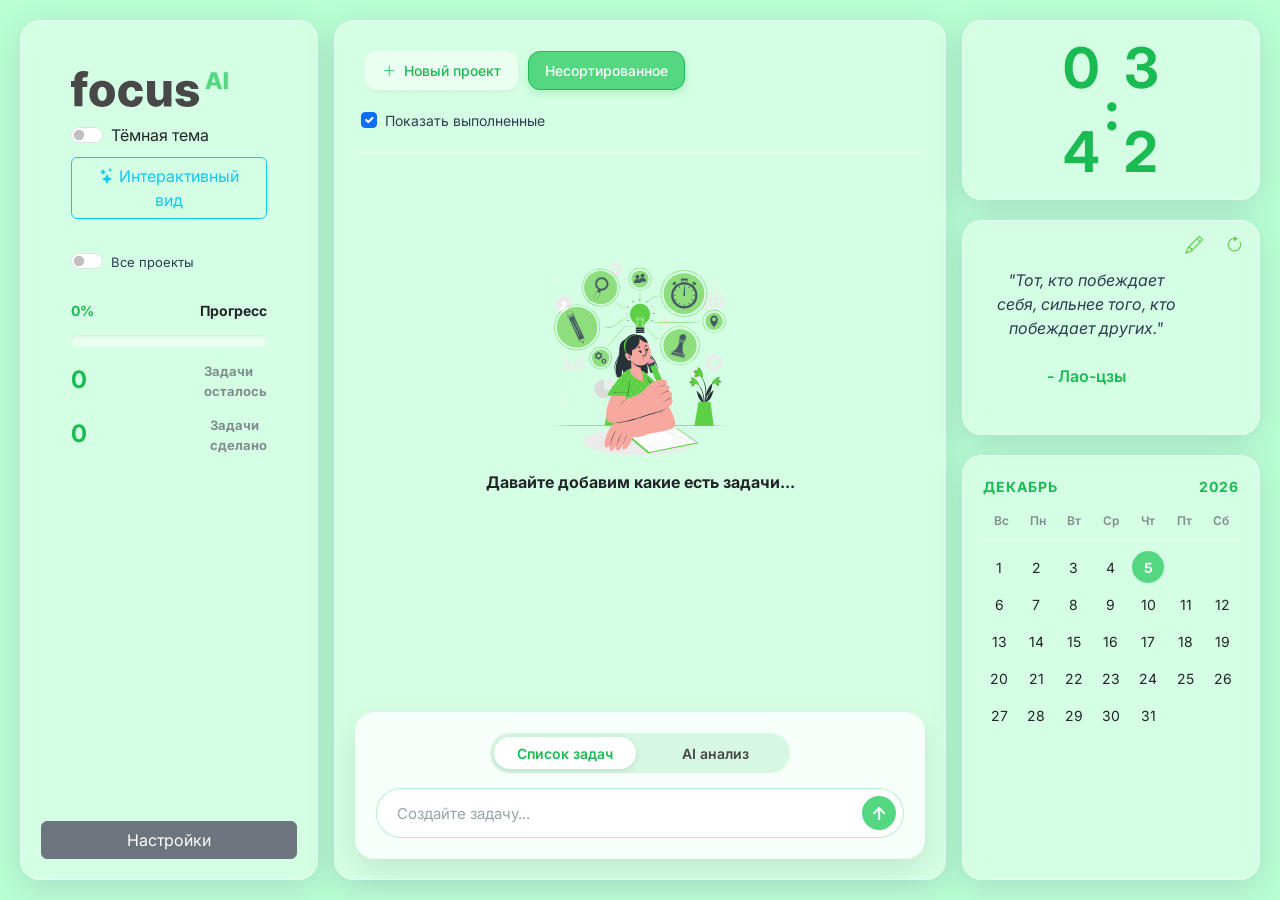
<file: index.html>
<!DOCTYPE html>
<html lang="en">
<head>
    <meta charset="UTF-8">
    <meta name="viewport" content="width=device-width, initial-scale=1.0">
    <link href="https://cdn.jsdelivr.net/npm/bootstrap@5.3.3/dist/css/bootstrap.min.css" rel="stylesheet">
    <script src="https://cdn.jsdelivr.net/npm/bootstrap@5.3.3/dist/js/bootstrap.bundle.min.js"></script>
    <link rel="stylesheet" href="https://cdn.jsdelivr.net/npm/bootstrap-icons@1.13.1/font/bootstrap-icons.min.css">
    <link rel="icon" href="icon.png">
    <title>Focus AI</title>
    <link rel="stylesheet" href="style.css">
</head>
<body>
    <div class="container-fluid display">
        <div class="row h-100 g-3">
            <!-- Left Column -->
            <div class="col-left">
                <div class="card widget-card flex-grow-1">
                    <div style="width: 100%; padding: 30px;">
                        <svg width="80%" viewBox="0 0 200 46" fill="none" xmlns="http://www.w3.org/2000/svg">
                        <path d="M162.628 22.8009L153.184 23.0533C153.086 22.3803 152.82 21.7843 152.385 21.2655C151.95 20.7327 151.382 20.319 150.681 20.0245C149.994 19.716 149.195 19.5618 148.283 19.5618C147.092 19.5618 146.075 19.8002 145.234 20.2769C144.406 20.7537 144 21.3987 144.014 22.212C144 22.843 144.252 23.3899 144.771 23.8526C145.304 24.3153 146.25 24.6869 147.61 24.9674L153.836 26.1452C157.061 26.7622 159.459 27.7858 161.03 29.2161C162.614 30.6464 163.413 32.5394 163.427 34.8951C163.413 37.1106 162.754 39.0387 161.45 40.6793C160.16 42.3199 158.393 43.5959 156.15 44.5074C153.906 45.4048 151.34 45.8535 148.452 45.8535C143.838 45.8535 140.2 44.907 137.535 43.014C134.885 41.107 133.371 38.5549 132.992 35.3579L143.151 35.1055C143.376 36.2833 143.958 37.1807 144.897 37.7977C145.837 38.4147 147.035 38.7232 148.494 38.7232C149.812 38.7232 150.885 38.4778 151.712 37.987C152.539 37.4962 152.96 36.8442 152.974 36.0309C152.96 35.3018 152.637 34.7198 152.006 34.2852C151.375 33.8364 150.387 33.4859 149.041 33.2335L143.404 32.1608C140.165 31.5719 137.753 30.4851 136.168 28.9006C134.584 27.3021 133.798 25.2689 133.812 22.8009C133.798 20.6415 134.373 18.7976 135.537 17.2692C136.701 15.7267 138.356 14.5489 140.501 13.7356C142.647 12.9223 145.178 12.5156 148.094 12.5156C152.469 12.5156 155.919 13.4341 158.443 15.271C160.967 17.0939 162.362 19.6039 162.628 22.8009Z" fill="#484848"/>
                        <path d="M117.852 31.2684V12.9062H128.116V45.2135H118.315V39.198H117.978C117.263 41.1751 116.043 42.7456 114.318 43.9094C112.608 45.0593 110.539 45.6342 108.113 45.6342C105.912 45.6342 103.977 45.1294 102.308 44.1198C100.64 43.1102 99.3425 41.7009 98.417 39.8921C97.4916 38.0692 97.0218 35.9378 97.0078 33.4979V12.9062H107.293V31.4787C107.307 33.2315 107.77 34.6127 108.681 35.6223C109.593 36.6319 110.834 37.1367 112.404 37.1367C113.428 37.1367 114.346 36.9123 115.16 36.4636C115.987 36.0009 116.639 35.3348 117.116 34.4654C117.606 33.582 117.852 32.5164 117.852 31.2684Z" fill="#484848"/>
                        <path d="M76.5563 45.8535C73.1489 45.8535 70.2252 45.1524 67.7853 43.7502C65.3595 42.3479 63.4945 40.3988 62.1905 37.9029C60.8864 35.3929 60.2344 32.4903 60.2344 29.1951C60.2344 25.8858 60.8864 22.9832 62.1905 20.4873C63.5086 17.9773 65.3805 16.0212 67.8064 14.619C70.2463 13.2167 73.1559 12.5156 76.5352 12.5156C79.522 12.5156 82.1231 13.0555 84.3386 14.1352C86.5681 15.2149 88.3069 16.7433 89.5549 18.7205C90.8169 20.6836 91.4829 22.9902 91.553 25.6404H81.9408C81.7445 23.9858 81.1836 22.6888 80.2581 21.7493C79.3467 20.8098 78.1548 20.34 76.6825 20.34C75.4906 20.34 74.4459 20.6766 73.5485 21.3496C72.6511 22.0087 71.95 22.9902 71.4452 24.2943C70.9544 25.5844 70.709 27.1829 70.709 29.0899C70.709 30.9969 70.9544 32.6095 71.4452 33.9276C71.95 35.2317 72.6511 36.2202 73.5485 36.8933C74.4459 37.5523 75.4906 37.8819 76.6825 37.8819C77.636 37.8819 78.4773 37.6785 79.2065 37.2719C79.9496 36.8652 80.5596 36.2693 81.0364 35.4841C81.5131 34.6848 81.8146 33.7173 81.9408 32.5814H91.553C91.4549 35.2457 90.7888 37.5734 89.5549 39.5645C88.3349 41.5557 86.6172 43.1051 84.4017 44.2129C82.2002 45.3066 79.5851 45.8535 76.5563 45.8535Z" fill="#484848"/>
                        <path d="M39.7906 45.8535C36.3973 45.8535 33.4806 45.1594 31.0408 43.7712C28.6149 42.369 26.7429 40.4199 25.4249 37.9239C24.1208 35.4139 23.4688 32.5043 23.4688 29.1951C23.4688 25.8718 24.1208 22.9622 25.4249 20.4662C26.7429 17.9563 28.6149 16.0072 31.0408 14.619C33.4806 13.2167 36.3973 12.5156 39.7906 12.5156C43.184 12.5156 46.0936 13.2167 48.5195 14.619C50.9594 16.0072 52.8313 17.9563 54.1354 20.4662C55.4535 22.9622 56.1125 25.8718 56.1125 29.1951C56.1125 32.5043 55.4535 35.4139 54.1354 37.9239C52.8313 40.4199 50.9594 42.369 48.5195 43.7712C46.0936 45.1594 43.184 45.8535 39.7906 45.8535ZM39.8537 38.0922C41.0877 38.0922 42.1324 37.7136 42.9877 36.9564C43.8431 36.1992 44.4951 35.1475 44.9438 33.8014C45.4065 32.4553 45.6379 30.8988 45.6379 29.132C45.6379 27.3371 45.4065 25.7666 44.9438 24.4205C44.4951 23.0744 43.8431 22.0227 42.9877 21.2655C42.1324 20.5083 41.0877 20.1297 39.8537 20.1297C38.5777 20.1297 37.498 20.5083 36.6146 21.2655C35.7452 22.0227 35.0792 23.0744 34.6164 24.4205C34.1677 25.7666 33.9434 27.3371 33.9434 29.132C33.9434 30.8988 34.1677 32.4553 34.6164 33.8014C35.0792 35.1475 35.7452 36.1992 36.6146 36.9564C37.498 37.7136 38.5777 38.0922 39.8537 38.0922Z" fill="#484848"/>
                        <path d="M20.781 12.7883V20.3603H0V12.7883H20.781ZM4.33287 45.0955V11.1477C4.33287 8.65172 4.80262 6.58345 5.74211 4.94284C6.6816 3.28822 7.98567 2.05426 9.65431 1.24097C11.323 0.413656 13.251 0 15.4385 0C16.8688 0 18.2149 0.112179 19.4769 0.336537C20.7529 0.54687 21.6994 0.73617 22.3164 0.904437L20.6758 8.43438C20.2972 8.30818 19.8345 8.20301 19.2876 8.11888C18.7547 8.03474 18.2499 7.99268 17.7732 7.99268C16.5673 7.99268 15.74 8.2591 15.2913 8.79195C14.8425 9.32479 14.6182 10.0539 14.6182 10.9794V45.0955H4.33287Z" fill="#484848"/>
                        <path d="M200.003 1.56641V23.1046H194.797V1.56641H200.003Z" fill="#53d881"/>
                        <path d="M176.923 23.1046H171.328L178.595 1.56641H185.526L192.793 23.1046H187.198L182.139 6.99301H181.971L176.923 23.1046ZM176.176 14.6281H187.871V18.5824H176.176V14.6281Z" fill="#53d881"/>
                        </svg>

                        <div class="form-check form-switch mt-3">
                            <input class="form-check-input" type="checkbox" id="themeSwitch">
                            <label class="form-check-label" for="themeSwitch">Тёмная тема</label>
                        </div>
                        <button class="btn btn-outline-info w-100 mt-2" onclick="toggleParticlesView()">
                            <i class="bi bi-stars"></i> Интерактивный вид
                        </button>

                    </div>
                    <div style="width: 100%; padding: 0px 30px 30px 30px; height: 95%;">
                        <div class="form-check form-switch" style="padding-bottom: 15px;">
                            <input class="form-check-input" type="checkbox" id="progressModeSwitch" style="cursor: pointer;">
                            <label class="form-check-label" for="progressModeSwitch" style="font-size: 13px; color: #2c3e50; cursor: pointer;">
                                <span id="progressModeLabel">Все проекты</span>
                            </label>
                        </div>
                        <div class="progress-card">
                            <div class="progress-head">
                                <span class="percent" id="percent">50% </span>
                                <span class="title ms-2"> <b>Прогресс</b></span>
                            </div>

                            <div class="progress-body">
                                <div class="progress-fill" id="fill"></div>
                            </div>

                            <div class="progress-side top">
                                <div class="num" id="left">0</div>
                                <div><b>Задачи<br>осталось</b></div>
                            </div>

                            <div class="progress-side bottom">
                                <div class="num" id="done">0</div>
                                <div><b>Задачи<br>сделано</b></div>
                            </div>
                        </div>


                    </div>  
                    <div>
                        <button 
                            class="btn btn-secondary w-100"
                            data-bs-toggle="modal"
                            data-bs-target="#settingsModal">
                            Настройки
                        </button>
                    </div>
                </div>
            </div>
            
            <!-- Center Column -->
            <div class="col-center">
                <div class="card widget-card h-100" style="display: flex; position: relative;">
                    <div class="projects-bar">
                        <div class="projects-scroll">
                            <button class="project-btn project-create" onclick="createNewProject()">
                                <i class="bi bi-plus-lg"></i>
                                <span>Новый проект</span>
                            </button>
                            <button class="project-btn project-item active" data-project="default">
                                <span>Несортированное</span>
                            </button>
                        </div>
                        <div class="form-check" style="padding: 8px 20px;">
                            <input class="form-check-input" type="checkbox" id="showCompletedCheck" checked>
                            <label class="form-check-label" for="showCompletedCheck" style="font-size: 14px; color: #2c3e50;">
                                Показать выполненные
                            </label>
                        </div>
                    </div>

                    <div class="tasks-list" id="tasks-list" style="max-height: 80vh; overflow-y: auto;">
                    </div>

                    <div class="chat-list d-none" id="chat-list" style="max-height: 80vh; overflow-y: auto;">
                        <center id="placeholder-ai">
                            <br><br><br>
                            <svg xmlns="http://www.w3.org/2000/svg" viewBox="0 0 500 500" style="width: 40%;"><g id="freepik--background-complete--inject-18"><rect x="62.77" y="59.04" width="35.16" height="11.19" style="fill:#ebebeb"></rect><path d="M437.73,159.25H401.57V147.06h36.16Zm-35.16-1h34.16V148.06H402.57Z" style="fill:#ebebeb"></path><path d="M78.32,44.93c-5.84.1-20.81.35-26.45.42l-8.71,0,.46-.46,0,11.19-.5-.5c5.84,0,20.73.08,26.37.16l8.79.11-.24.23.24-11.19Zm0,0,.23,11.19v.24h-.24c-4.39.06-13.2.16-17.58.19l-17.58.07h-.5v-.5l0-11.19v-.45h.45l8.87,0c5.6.06,20.5.31,26.29.41Z" style="fill:#ebebeb"></path><path d="M137.08,311.75c-5.84.1-20.82.35-26.45.42l-8.71,0,.45-.46,0,11.19-.5-.5c5.84,0,20.73.08,26.37.16l8.79.11-.24.23.24-11.19Zm0,0,.23,11.19v.24h-.24c-4.39.06-13.2.16-17.58.2l-17.58.06h-.5v-.51l0-11.19v-.45h.46l8.87,0c5.6.06,20.5.32,26.29.41Z" style="fill:#ebebeb"></path><path d="M117.46,297.64c-5.84.1-20.81.35-26.44.42l-8.71,0,.45-.46,0,11.19-.5-.5c5.83,0,20.72.08,26.36.16l8.79.11-.23.23.23-11.19Zm0,0,.24,11.19v.24h-.25c-4.38.06-13.19.16-17.58.2l-17.57.06H81.8v-.51l0-11.19v-.45h.46l8.86,0c5.61.06,20.51.32,26.29.41Z" style="fill:#ebebeb"></path><rect x="62.77" y="311.75" width="35.16" height="11.19" style="fill:#ebebeb"></rect><rect x="421.68" y="44.93" width="35.16" height="11.19" style="fill:#ebebeb"></rect><rect x="402.07" y="436.89" width="35.16" height="11.19" style="fill:#ebebeb"></rect><path d="M456.84,422.78c-5.84.1-20.81.35-26.45.42l-8.71,0,.46-.46,0,11.19-.5-.5c5.84,0,20.73.07,26.37.16l8.79.1-.24.24.24-11.19Zm0,0,.24,11.19v.24h-.24c-4.39.06-13.19.16-17.58.19l-17.58.07h-.5V434l.05-11.19v-.46h.45l8.87,0c5.6.06,20.51.31,26.29.41Z" style="fill:#ebebeb"></path><path d="M78.32,436.89c-5.84.1-20.81.35-26.45.41l-8.71.05.46-.46,0,11.19-.5-.5c5.84,0,20.73.07,26.37.15l8.79.11-.24.24.24-11.19Zm0,0,.23,11.19v.24h-.24c-4.39.06-13.2.16-17.58.19l-17.58.07h-.5v-.5l0-11.19v-.46h.45l8.87,0c5.6.06,20.5.31,26.29.41Z" style="fill:#ebebeb"></path><rect x="215.46" y="41.64" width="236.76" height="171.04" style="fill:#fff"></rect><path d="M455.12,215.58H212.56V38.73H455.12Zm-236.76-5.81h231V44.54h-231Z" style="fill:#ebebeb"></path><path d="M389.58,168.88a.52.52,0,0,1-.27-.07l-12.55-7.24a.57.57,0,0,1-.28-.48V146.6a.56.56,0,0,1,.28-.48l12.55-7.25a.54.54,0,0,1,.55,0l12.55,7.25a.56.56,0,0,1,.28.48v14.49a.57.57,0,0,1-.28.48l-12.55,7.24A.53.53,0,0,1,389.58,168.88Zm-12-8.11,12,6.92,12-6.92V146.92l-12-6.93-12,6.93Z" style="fill:#ebebeb"></path><path d="M414.68,168.88a.55.55,0,0,1-.28-.07l-12.54-7.24a.55.55,0,0,1-.28-.48V146.6a.54.54,0,0,1,.28-.48l12.54-7.25a.56.56,0,0,1,.56,0l12.54,7.25a.54.54,0,0,1,.28.48v14.49a.55.55,0,0,1-.28.48L415,168.81A.55.55,0,0,1,414.68,168.88Zm-12-8.11,12,6.92,12-6.92V146.92l-12-6.93-12,6.93Z" style="fill:#ebebeb"></path><path d="M414.68,139.91a.55.55,0,0,1-.55-.56v-8.6a.55.55,0,0,1,1.1,0v8.6A.55.55,0,0,1,414.68,139.91Z" style="fill:#ebebeb"></path><path d="M427.23,147.15a.54.54,0,0,1-.49-.29.56.56,0,0,1,.22-.75l7.3-4a.55.55,0,0,1,.75.22.55.55,0,0,1-.22.75l-7.3,4A.48.48,0,0,1,427.23,147.15Z" style="fill:#ebebeb"></path><path d="M379.32,160a.56.56,0,0,1-.55-.56V148.4a.55.55,0,0,1,.55-.55.55.55,0,0,1,.55.55v11.06A.55.55,0,0,1,379.32,160Z" style="fill:#ebebeb"></path><path d="M405.22,160a.55.55,0,0,1-.55-.56V148.4a.55.55,0,0,1,1.1,0v11.06A.55.55,0,0,1,405.22,160Z" style="fill:#ebebeb"></path><path d="M399.58,148.36a.48.48,0,0,1-.28-.08l-9.56-5.56a.55.55,0,0,1-.2-.75.54.54,0,0,1,.76-.2l9.56,5.56a.55.55,0,0,1,.2.75A.56.56,0,0,1,399.58,148.36Z" style="fill:#ebebeb"></path><path d="M424.51,148.36a.48.48,0,0,1-.28-.08l-9.56-5.56a.54.54,0,0,1-.2-.75.54.54,0,0,1,.75-.2l9.56,5.56a.55.55,0,0,1-.27,1Z" style="fill:#ebebeb"></path><path d="M350.47,137.11a.58.58,0,0,1-.28-.07l-12.54-7.24a.57.57,0,0,1-.28-.48V114.83a.56.56,0,0,1,.28-.48l12.54-7.25a.61.61,0,0,1,.56,0l12.55,7.25a.55.55,0,0,1,.27.48v14.49a.56.56,0,0,1-.27.48L350.75,137A.55.55,0,0,1,350.47,137.11Zm-12-8.11,12,6.92,12-6.92V115.15l-12-6.93-12,6.93Z" style="fill:#ebebeb"></path><path d="M350.47,108.14a.56.56,0,0,1-.55-.56V99a.55.55,0,0,1,.55-.55A.55.55,0,0,1,351,99v8.6A.55.55,0,0,1,350.47,108.14Z" style="fill:#ebebeb"></path><path d="M374.31,106.2a.55.55,0,0,1-.55-.55v-8.6a.54.54,0,0,1,.55-.55.55.55,0,0,1,.55.55v8.6A.55.55,0,0,1,374.31,106.2Z" style="fill:#ebebeb"></path><path d="M363,115.38a.54.54,0,0,1-.49-.29.57.57,0,0,1,.22-.75l7.3-4a.55.55,0,0,1,.75.22.55.55,0,0,1-.22.75l-7.3,4A.48.48,0,0,1,363,115.38Z" style="fill:#ebebeb"></path><path d="M385.44,115.38a.48.48,0,0,1-.26-.07l-7.3-4a.55.55,0,0,1-.22-.75.55.55,0,0,1,.75-.22l7.3,4a.56.56,0,0,1,.22.75A.54.54,0,0,1,385.44,115.38Z" style="fill:#ebebeb"></path><path d="M360.62,128.25a.56.56,0,0,1-.55-.56V116.63a.55.55,0,0,1,.55-.55.55.55,0,0,1,.55.55v11.06A.55.55,0,0,1,360.62,128.25Z" style="fill:#ebebeb"></path><path d="M340.72,116.59a.56.56,0,0,1-.48-.27.55.55,0,0,1,.2-.76L350,110a.55.55,0,0,1,.55,1L341,116.52A.58.58,0,0,1,340.72,116.59Z" style="fill:#ebebeb"></path><path d="M278.9,83.38a.64.64,0,0,1-.27-.07l-12.55-7.25a.56.56,0,0,1-.28-.48V61.09a.57.57,0,0,1,.28-.48l12.55-7.24a.54.54,0,0,1,.55,0l12.55,7.24a.56.56,0,0,1,.27.48V75.58a.55.55,0,0,1-.27.48l-12.55,7.25A.68.68,0,0,1,278.9,83.38Zm-12-8.12,12,6.93,12-6.93V61.41l-12-6.92-12,6.92Z" style="fill:#ebebeb"></path><path d="M291.45,61.65a.58.58,0,0,1-.49-.29.57.57,0,0,1,.22-.75l7.3-4a.56.56,0,0,1,.76.22.57.57,0,0,1-.22.75l-7.3,4A.68.68,0,0,1,291.45,61.65Z" style="fill:#ebebeb"></path><path d="M269.15,74.51a.54.54,0,0,1-.55-.55V62.9a.54.54,0,0,1,.55-.55.55.55,0,0,1,.55.55V74A.55.55,0,0,1,269.15,74.51Z" style="fill:#ebebeb"></path><path d="M289,62.86a.53.53,0,0,1-.27-.08l-9.56-5.56a.54.54,0,0,1-.2-.76.55.55,0,0,1,.75-.2l9.56,5.56a.56.56,0,0,1,.2.76A.55.55,0,0,1,289,62.86Z" style="fill:#ebebeb"></path><path d="M279.44,80.64a.55.55,0,0,1-.27-1l9.56-5.56a.54.54,0,0,1,.75.2.56.56,0,0,1-.2.76l-9.56,5.56A.55.55,0,0,1,279.44,80.64Z" style="fill:#ebebeb"></path><path d="M416.74,95.84a.57.57,0,0,1-.28-.08l-12.55-7.24a.55.55,0,0,1-.27-.48V73.55a.55.55,0,0,1,.27-.48l12.55-7.24a.54.54,0,0,1,.55,0l12.55,7.24a.56.56,0,0,1,.28.48V88a.56.56,0,0,1-.28.48L417,95.76A.53.53,0,0,1,416.74,95.84Zm-12-8.12,12,6.93,12-6.93V73.87l-12-6.92-12,6.92Z" style="fill:#ebebeb"></path><path d="M429.28,74.1a.55.55,0,0,1-.26-1l7.3-4a.55.55,0,0,1,.53,1l-7.3,4A.63.63,0,0,1,429.28,74.1Z" style="fill:#ebebeb"></path><path d="M407,87a.55.55,0,0,1-.55-.55V75.36a.56.56,0,0,1,1.11,0V86.42A.56.56,0,0,1,407,87Z" style="fill:#ebebeb"></path><path d="M426.84,75.31a.55.55,0,0,1-.28-.07L417,69.68a.56.56,0,1,1,.56-1l9.56,5.56a.57.57,0,0,1,.2.76A.55.55,0,0,1,426.84,75.31Z" style="fill:#ebebeb"></path><path d="M417.28,93.1a.55.55,0,0,1-.28-1l9.56-5.56a.55.55,0,1,1,.56.95L417.56,93A.58.58,0,0,1,417.28,93.1Z" style="fill:#ebebeb"></path><rect x="81.26" y="120.11" width="214.71" height="292.85" transform="translate(-32.38 26.17) rotate(-7.31)" style="fill:#ebebeb"></rect><rect x="72.68" y="134.37" width="9.49" height="292.85" transform="translate(189.95 549.46) rotate(172.69)" style="fill:#dbdbdb"></rect><rect x="64.49" y="121.18" width="214.71" height="29.23" transform="translate(-15.88 22.97) rotate(-7.31)" style="fill:#dbdbdb"></rect><rect x="55.9" y="135.44" width="9.49" height="29.23" transform="translate(-18.6 8.94) rotate(-7.31)" style="fill:#a6a6a6"></rect><rect x="75.04" y="163.99" width="0.5" height="263.62" transform="translate(-37.03 11.99) rotate(-7.31)" style="fill:#c7c7c7"></rect><rect x="76.18" y="163.85" width="0.5" height="263.63" transform="translate(-37 12.13) rotate(-7.31)" style="fill:#c7c7c7"></rect><rect x="77.32" y="163.7" width="0.5" height="263.62" transform="translate(-36.97 12.27) rotate(-7.31)" style="fill:#c7c7c7"></rect><rect x="78.46" y="163.55" width="0.5" height="263.62" transform="matrix(0.99, -0.13, 0.13, 0.99, -36.94, 12.42)" style="fill:#c7c7c7"></rect><rect x="79.6" y="163.41" width="0.5" height="263.63" transform="matrix(0.99, -0.13, 0.13, 0.99, -36.92, 12.56)" style="fill:#c7c7c7"></rect><rect x="80.74" y="163.26" width="0.5" height="263.63" transform="translate(-36.89 12.7) rotate(-7.31)" style="fill:#c7c7c7"></rect><rect x="81.88" y="163.11" width="0.5" height="263.62" transform="translate(-36.86 12.85) rotate(-7.31)" style="fill:#c7c7c7"></rect><rect x="83.02" y="162.97" width="0.5" height="263.63" transform="translate(-36.83 12.99) rotate(-7.31)" style="fill:#c7c7c7"></rect><rect x="104.79" y="245.25" width="77.73" height="1.62" transform="matrix(-0.99, 0.13, -0.13, -0.99, 317.46, 471.84)" style="fill:#c7c7c7"></rect><rect x="105.88" y="253.75" width="77.73" height="1.62" transform="translate(320.72 488.64) rotate(172.69)" style="fill:#c7c7c7"></rect><rect x="103.34" y="231.01" width="167.99" height="1.62" transform="translate(402.64 437.91) rotate(172.69)" style="fill:#c7c7c7"></rect><rect x="101.15" y="214" width="167.99" height="1.62" transform="translate(396.13 404.32) rotate(172.69)" style="fill:#c7c7c7"></rect><rect x="100.06" y="205.5" width="167.99" height="1.62" transform="translate(392.88 387.52) rotate(172.69)" style="fill:#c7c7c7"></rect><rect x="97.88" y="188.49" width="167.99" height="1.62" transform="translate(386.37 353.93) rotate(172.69)" style="fill:#c7c7c7"></rect><rect x="96.79" y="179.99" width="167.99" height="1.62" transform="translate(383.11 337.13) rotate(172.69)" style="fill:#c7c7c7"></rect><rect x="106.98" y="262.26" width="77.73" height="1.62" transform="translate(323.97 505.44) rotate(172.69)" style="fill:#c7c7c7"></rect><rect x="108.07" y="270.76" width="77.73" height="1.62" transform="translate(327.22 522.23) rotate(172.69)" style="fill:#c7c7c7"></rect><rect x="109.16" y="279.26" width="77.73" height="1.62" transform="translate(330.48 539.03) rotate(172.69)" style="fill:#c7c7c7"></rect><rect x="110.25" y="287.76" width="77.73" height="1.62" transform="translate(333.73 555.83) rotate(172.69)" style="fill:#c7c7c7"></rect><rect x="111.34" y="296.26" width="77.73" height="1.62" transform="translate(336.99 572.63) rotate(172.69)" style="fill:#c7c7c7"></rect><rect x="112.43" y="304.77" width="77.73" height="1.62" transform="translate(340.24 589.42) rotate(172.69)" style="fill:#c7c7c7"></rect><rect x="113.52" y="313.27" width="77.73" height="1.62" transform="translate(343.5 606.22) rotate(172.69)" style="fill:#c7c7c7"></rect><rect x="114.61" y="321.77" width="77.73" height="1.62" transform="translate(346.75 623.02) rotate(172.69)" style="fill:#c7c7c7"></rect><rect x="116.79" y="338.78" width="77.73" height="1.62" transform="translate(353.26 656.61) rotate(172.69)" style="fill:#c7c7c7"></rect><rect x="117.88" y="347.28" width="77.73" height="1.62" transform="translate(356.51 673.41) rotate(172.69)" style="fill:#c7c7c7"></rect><rect x="194.32" y="233.77" width="77.73" height="1.62" transform="translate(494.33 437.57) rotate(172.69)" style="fill:#c7c7c7"></rect><rect x="195.41" y="242.27" width="77.73" height="1.62" transform="translate(497.58 454.37) rotate(172.69)" style="fill:#c7c7c7"></rect><rect x="196.5" y="250.77" width="77.73" height="1.62" transform="translate(500.84 471.17) rotate(172.69)" style="fill:#c7c7c7"></rect><rect x="197.59" y="259.27" width="77.73" height="1.62" transform="translate(504.09 487.97) rotate(172.69)" style="fill:#c7c7c7"></rect><rect x="198.68" y="267.77" width="77.73" height="1.62" transform="translate(507.35 504.76) rotate(172.69)" style="fill:#c7c7c7"></rect><rect x="200.87" y="284.78" width="77.73" height="1.62" transform="translate(513.85 538.36) rotate(172.69)" style="fill:#c7c7c7"></rect><rect x="201.96" y="293.28" width="77.73" height="1.62" transform="translate(517.11 555.15) rotate(172.69)" style="fill:#c7c7c7"></rect><rect x="203.05" y="301.78" width="77.73" height="1.62" transform="translate(520.36 571.95) rotate(172.69)" style="fill:#c7c7c7"></rect><rect x="204.14" y="310.29" width="77.73" height="1.62" transform="translate(523.62 588.75) rotate(172.69)" style="fill:#c7c7c7"></rect><rect x="205.23" y="318.79" width="77.73" height="1.62" transform="translate(526.87 605.54) rotate(172.69)" style="fill:#c7c7c7"></rect><rect x="206.32" y="327.29" width="77.73" height="1.62" transform="translate(530.13 622.34) rotate(172.69)" style="fill:#c7c7c7"></rect><rect x="207.41" y="335.79" width="77.73" height="1.62" transform="translate(533.38 639.14) rotate(172.69)" style="fill:#c7c7c7"></rect><path d="M91.38,144a5,5,0,1,1-5.59-4.32A5,5,0,0,1,91.38,144Z" style="opacity:0.1"></path><path d="M89.42,144.21A3,3,0,1,1,86,141.6,3,3,0,0,1,89.42,144.21Z" style="fill:#263238"></path><path d="M117.24,140.64a5,5,0,1,1-5.59-4.32A5,5,0,0,1,117.24,140.64Z" style="opacity:0.1"></path><path d="M115.28,140.89a3,3,0,1,1-3.38-2.61A3,3,0,0,1,115.28,140.89Z" style="fill:#263238"></path><path d="M143.1,137.33a5,5,0,1,1-5.59-4.32A5,5,0,0,1,143.1,137.33Z" style="opacity:0.1"></path><path d="M141.15,137.58a3,3,0,1,1-3.39-2.62A3,3,0,0,1,141.15,137.58Z" style="fill:#263238"></path><path d="M169,134a5,5,0,1,1-5.59-4.32A5,5,0,0,1,169,134Z" style="opacity:0.1"></path><path d="M167.09,134.25a3,3,0,1,1-3.39-2.62A3,3,0,0,1,167.09,134.25Z" style="fill:#263238"></path><path d="M195,130.67a5,5,0,1,1-5.59-4.32A5,5,0,0,1,195,130.67Z" style="opacity:0.1"></path><path d="M193,130.92a3,3,0,1,1-3.39-2.61A3,3,0,0,1,193,130.92Z" style="fill:#263238"></path><path d="M220.8,127.36a5,5,0,1,1-5.59-4.32A5,5,0,0,1,220.8,127.36Z" style="opacity:0.1"></path><path d="M218.85,127.61a3,3,0,1,1-3.39-2.62A3,3,0,0,1,218.85,127.61Z" style="fill:#263238"></path><path d="M246.69,124a5,5,0,1,1-5.59-4.32A5,5,0,0,1,246.69,124Z" style="opacity:0.1"></path><path d="M244.73,124.29a3,3,0,1,1-3.38-2.62A3,3,0,0,1,244.73,124.29Z" style="fill:#263238"></path><path d="M272.66,120.71a5,5,0,1,1-5.59-4.32A5,5,0,0,1,272.66,120.71Z" style="opacity:0.1"></path><path d="M270.7,121a3,3,0,1,1-3.38-2.62A3,3,0,0,1,270.7,121Z" style="fill:#263238"></path><path d="M87.51,133.81c.32,2.47,1.08,10.56,1.08,10.56.36,2.8-4,3.35-4.33.56s-1-7.75-1.58-12.29c-.8-6.2-3.78-8.09-6.47-7.74-3.35.43-4.82,4.72-4.28,9l-4.35.56c-1.24-9.65,2.89-14,7.64-14.57C82.44,118.93,86.17,123.35,87.51,133.81Z" style="fill:#a6a6a6"></path><path d="M113.4,130.49c.32,2.47,1.08,10.56,1.08,10.56.36,2.8-4,3.35-4.33.56s-1-7.75-1.58-12.3c-.8-6.19-3.78-8.08-6.47-7.73-3.35.43-4.82,4.72-4.28,9l-4.35.56c-1.24-9.65,2.9-14,7.64-14.58C108.33,115.61,112.06,120,113.4,130.49Z" style="fill:#a6a6a6"></path><path d="M139.29,127.16c.32,2.48,1.08,10.57,1.08,10.57.36,2.8-4,3.34-4.33.56s-1-7.75-1.58-12.3c-.79-6.19-3.78-8.08-6.47-7.73-3.35.43-4.82,4.72-4.28,9l-4.35.56c-1.24-9.65,2.9-14,7.64-14.58C134.23,112.29,138,116.7,139.29,127.16Z" style="fill:#a6a6a6"></path><path d="M165.18,123.84c.32,2.48,1.08,10.57,1.08,10.57.36,2.8-4,3.34-4.33.55s-1-7.74-1.58-12.29c-.79-6.19-3.78-8.08-6.47-7.74-3.35.43-4.82,4.72-4.27,9l-4.36.56c-1.24-9.66,2.9-14,7.64-14.58C160.12,109,163.84,113.38,165.18,123.84Z" style="fill:#a6a6a6"></path><path d="M191.08,120.52c.31,2.48,1.07,10.57,1.07,10.57.36,2.8-4,3.34-4.33.55s-1-7.74-1.58-12.29c-.79-6.19-3.78-8.08-6.47-7.74-3.35.43-4.82,4.72-4.27,9l-4.36.55c-1.24-9.65,2.9-14,7.64-14.57C186,105.64,189.73,110.06,191.08,120.52Z" style="fill:#a6a6a6"></path><path d="M217,117.2c.31,2.48,1.07,10.57,1.07,10.57.36,2.79-4,3.34-4.33.55s-1-7.75-1.58-12.29c-.79-6.19-3.78-8.08-6.46-7.74-3.36.43-4.83,4.72-4.28,9l-4.36.56c-1.24-9.65,2.9-14,7.64-14.57C211.9,102.32,215.62,106.74,217,117.2Z" style="fill:#a6a6a6"></path><path d="M242.86,113.88c.31,2.47,1.07,10.56,1.07,10.56.36,2.8-4,3.35-4.33.56s-1-7.75-1.58-12.29c-.79-6.2-3.78-8.08-6.46-7.74-3.35.43-4.83,4.72-4.28,9l-4.36.56c-1.24-9.65,2.9-14,7.64-14.57C237.79,99,241.52,103.42,242.86,113.88Z" style="fill:#a6a6a6"></path><path d="M268.75,110.56c.32,2.47,1.07,10.56,1.07,10.56.36,2.8-4,3.35-4.33.56s-1-7.75-1.58-12.29c-.79-6.2-3.78-8.09-6.46-7.74-3.35.43-4.83,4.72-4.28,9l-4.36.56c-1.24-9.65,2.9-14,7.64-14.57C263.68,95.68,267.41,100.1,268.75,110.56Z" style="fill:#a6a6a6"></path></g><g id="freepik--Books--inject-18"><rect x="73.96" y="412.63" width="177.79" height="18.82" style="fill:#5ED046"></rect><rect x="73.96" y="412.63" width="177.79" height="18.82" style="fill:#fff;opacity:0.6000000000000001"></rect><rect x="218.22" y="412.63" width="17.37" height="18.82" transform="translate(453.81 844.08) rotate(180)" style="fill:#5ED046"></rect><rect x="204.53" y="412.63" width="7.25" height="18.82" transform="translate(416.3 844.08) rotate(180)" style="fill:#5ED046"></rect><rect x="89.78" y="412.63" width="17.37" height="18.82" transform="translate(196.94 844.08) rotate(180)" style="fill:#5ED046"></rect><rect x="77.07" y="458.84" width="182.86" height="13.35" style="fill:#455a64"></rect><rect x="117.84" y="458.84" width="7.46" height="13.35" style="fill:#5ED046"></rect><rect x="105.46" y="458.84" width="7.46" height="13.35" style="fill:#5ED046"></rect><rect x="234.24" y="458.84" width="7.46" height="13.35" style="fill:#5ED046"></rect><rect x="221.86" y="458.84" width="7.46" height="13.35" style="fill:#5ED046"></rect><rect x="81.75" y="392.71" width="110.68" height="19.93" style="fill:#455a64"></rect><rect x="192.3" y="392.71" width="65.87" height="19.93" style="fill:#37474f"></rect><rect x="81.75" y="394.78" width="108.23" height="15.79" style="fill:#fff"></rect><path d="M88.75,407.32q12.66.17,25.31.24l25.31.07,25.3-.07q12.66-.06,25.31-.24-12.66-.17-25.31-.23l-25.3-.07-25.31.07Q101.4,407.15,88.75,407.32Z" style="fill:#dbdbdb"></path><path d="M88.75,404.23q12.66.16,25.31.23l25.31.07,25.3-.07q12.66-.06,25.31-.23-12.66-.18-25.31-.24l-25.3-.07-25.31.07Q101.4,404,88.75,404.23Z" style="fill:#dbdbdb"></path><path d="M88.75,401.13q12.66.17,25.31.23l25.31.07,25.3-.07q12.66-.06,25.31-.23-12.66-.18-25.31-.24l-25.3-.07-25.31.07Q101.4,401,88.75,401.13Z" style="fill:#dbdbdb"></path><path d="M88.75,398q12.66.17,25.31.23l25.31.07,25.3-.07q12.66-.06,25.31-.23-12.66-.16-25.31-.24l-25.3-.07-25.31.08Q101.4,397.86,88.75,398Z" style="fill:#dbdbdb"></path><polygon points="181.24 428.02 173.7 420.06 166.16 428.02 166.16 407.39 167.77 404.23 182.85 404.23 181.24 407.39 181.24 428.02" style="fill:#5ED046"></polygon><rect x="178.37" y="431.45" width="106.56" height="27.39" transform="translate(463.3 890.29) rotate(180)" style="fill:#37474f"></rect><rect x="60.35" y="431.45" width="118.02" height="27.39" transform="translate(238.71 890.29) rotate(180)" style="fill:#263238"></rect><rect x="181.61" y="434.29" width="103.32" height="21.7" transform="translate(466.54 890.29) rotate(180)" style="fill:#fff"></rect><path d="M278.24,438.76q-12.08-.17-24.16-.23l-24.15-.07-24.16.07q-12.08.06-24.16.23,12.07.17,24.16.23l24.16.07,24.15-.07Q266.17,438.93,278.24,438.76Z" style="fill:#dbdbdb"></path><path d="M278.24,443q-12.08-.16-24.16-.24l-24.15-.07-24.16.07q-12.08.06-24.16.24,12.07.17,24.16.23l24.16.07,24.15-.07Q266.17,443.19,278.24,443Z" style="fill:#dbdbdb"></path><path d="M278.24,447.28q-12.08-.18-24.16-.24L229.93,447l-24.16.07q-12.08.06-24.16.24,12.07.17,24.16.23l24.16.07,24.15-.07Q266.17,447.45,278.24,447.28Z" style="fill:#dbdbdb"></path><path d="M278.24,451.53q-12.08-.16-24.16-.23l-24.15-.07-24.16.07q-12.08.06-24.16.23,12.07.18,24.16.24l24.16.07,24.15-.07Q266.17,451.71,278.24,451.53Z" style="fill:#dbdbdb"></path><rect x="124.08" y="371.91" width="100.94" height="20.8" transform="translate(349.1 764.62) rotate(180)" style="fill:#5ED046"></rect><rect x="66.54" y="371.91" width="57.54" height="20.8" transform="translate(190.62 764.62) rotate(180)" style="fill:#5ED046"></rect><rect x="66.54" y="371.91" width="54.97" height="20.8" transform="translate(188.05 764.62) rotate(180)" style="opacity:0.2"></rect><rect x="124.08" y="374.07" width="100.94" height="16.49" transform="translate(349.1 764.62) rotate(180)" style="fill:#fff"></rect><path d="M218.48,377.46q-11.79-.18-23.6-.24l-23.6-.08-23.6.08q-11.79.06-23.6.24,11.8.18,23.6.24l23.6.08,23.6-.08Q206.69,377.64,218.48,377.46Z" style="fill:#dbdbdb"></path><path d="M218.48,380.69q-11.79-.17-23.6-.24l-23.6-.07-23.6.07q-11.79.06-23.6.24,11.8.18,23.6.25l23.6.07,23.6-.07Q206.69,380.87,218.48,380.69Z" style="fill:#dbdbdb"></path><path d="M218.48,383.93q-11.79-.18-23.6-.25l-23.6-.07-23.6.07q-11.79.07-23.6.25,11.8.18,23.6.24l23.6.08,23.6-.08Q206.69,384.11,218.48,383.93Z" style="fill:#dbdbdb"></path><path d="M218.48,387.16q-11.79-.17-23.6-.24l-23.6-.07-23.6.07q-11.79.06-23.6.24,11.8.18,23.6.25l23.6.07,23.6-.07Q206.69,387.34,218.48,387.16Z" style="fill:#dbdbdb"></path><polygon points="141.97 399.58 146.85 394.43 151.73 399.58 151.73 386.24 150.69 384.19 140.93 384.19 141.97 386.24 141.97 399.58" style="fill:#455a64"></polygon></g><g id="freepik--Document--inject-18"><path d="M362,97.64v248H226.72v.46a35,35,0,0,1-34.18,35h-1.21a29.87,29.87,0,0,1-3.56-.19l-6.52-1.34a35,35,0,0,1-4.72-1.9,21.21,21.21,0,0,1-2.22-1.15,7.55,7.55,0,0,1-1.11-.7,24,24,0,0,1-2.91-2,3.92,3.92,0,0,1-.46-.37,16.49,16.49,0,0,1-2-1.67c-.32-.28-.64-.6-1-.92a33.9,33.9,0,0,1-8.65-14.3,1.39,1.39,0,0,0-.14-.32c-.23-.83-.46-1.71-.64-2.59a20,20,0,0,1-.56-3.38c-.09-.51-.09-1-.14-1.52a2.24,2.24,0,0,1,0-.51c0-.65-.14-1.25-.14-1.9V98c0-9.81-6.85-35.07-37.15-35.07H327.26A34.71,34.71,0,0,1,362,97.64Z" style="fill:#fff"></path><path d="M362,97.64c.07.15.18,248.07.23,248.23s-135.41.06-135.46.13l.36-.36a38.56,38.56,0,0,1-1.62,11.09,35.67,35.67,0,0,1-22.89,23.1,37.26,37.26,0,0,1-14.88,1.51L181.17,380a32.11,32.11,0,0,1-5.36-2.2,35,35,0,0,1-19.54-29.6c-.23-2.36-.12-6.59-.14-9,0-6,0-22.62,0-28.86.05-63.21.14-148.35.19-211.63,0-12.65-6.92-25.54-18.35-31.39a40.64,40.64,0,0,0-18.49-4.1V62.7c50.43.12,159.75,0,209,.25,18.43.45,33.61,16.25,33.49,34.69Zm0,0c.08-18.37-15.06-34.2-33.5-34.59-48.76-.13-159,.16-209,.14V62.7a41.06,41.06,0,0,1,18.74,4.12c11.62,5.92,18.63,19,18.71,31.86.07,63.31.14,148.39.19,211.63,0,6.25,0,22.8,0,28.86.06,2.36-.14,6.65.13,9a35.6,35.6,0,0,0,.63,5A34.49,34.49,0,0,0,176.19,377a32,32,0,0,0,5.15,2.15l6.52,1.35a34.7,34.7,0,0,0,38.5-34.89v-.36h.36l135.23.13c-.34,1.5,0-248.12,0-247.77Z" style="fill:#263238"></path><rect x="266.5" y="81.91" width="72.59" height="1.99" transform="translate(605.6 165.81) rotate(180)" style="fill:#dbdbdb"></rect><rect x="182.21" y="134.51" width="72.59" height="1.99" transform="translate(437.01 271.01) rotate(180)" style="fill:#dbdbdb"></rect><rect x="182.21" y="145.03" width="72.59" height="1.99" transform="translate(437.01 292.06) rotate(180)" style="fill:#dbdbdb"></rect><rect x="182.21" y="155.55" width="72.59" height="1.99" transform="translate(437.01 313.1) rotate(180)" style="fill:#dbdbdb"></rect><rect x="182.21" y="166.07" width="72.59" height="1.99" transform="translate(437.01 334.14) rotate(180)" style="fill:#dbdbdb"></rect><rect x="182.21" y="176.59" width="72.59" height="1.99" transform="translate(437.01 355.18) rotate(180)" style="fill:#dbdbdb"></rect><rect x="182.21" y="187.11" width="72.59" height="1.99" transform="translate(437.01 376.22) rotate(180)" style="fill:#dbdbdb"></rect><rect x="182.21" y="197.64" width="72.59" height="1.99" transform="translate(437.01 397.26) rotate(180)" style="fill:#dbdbdb"></rect><rect x="182.21" y="208.16" width="72.59" height="1.99" transform="translate(437.01 418.3) rotate(180)" style="fill:#dbdbdb"></rect><rect x="182.21" y="218.68" width="72.59" height="1.99" transform="translate(437.01 439.34) rotate(180)" style="fill:#dbdbdb"></rect><rect x="182.21" y="229.2" width="72.59" height="1.99" transform="translate(437.01 460.39) rotate(180)" style="fill:#dbdbdb"></rect><rect x="182.21" y="250.24" width="72.59" height="1.99" transform="translate(437.01 502.47) rotate(180)" style="fill:#dbdbdb"></rect><rect x="182.21" y="260.76" width="72.59" height="1.99" transform="translate(437.01 523.51) rotate(180)" style="fill:#dbdbdb"></rect><rect x="182.21" y="271.28" width="72.59" height="1.99" transform="translate(437.01 544.55) rotate(180)" style="fill:#dbdbdb"></rect><rect x="182.21" y="281.8" width="72.59" height="1.99" transform="translate(437.01 565.59) rotate(180)" style="fill:#dbdbdb"></rect><rect x="182.21" y="302.84" width="72.59" height="1.99" transform="translate(437.01 607.67) rotate(180)" style="fill:#dbdbdb"></rect><rect x="182.21" y="313.36" width="72.59" height="1.99" transform="translate(437.01 628.71) rotate(180)" style="fill:#dbdbdb"></rect><rect x="182.21" y="323.88" width="72.59" height="1.99" transform="translate(437.01 649.76) rotate(180)" style="fill:#dbdbdb"></rect><rect x="266.5" y="92.43" width="72.59" height="1.99" transform="translate(605.6 186.85) rotate(180)" style="fill:#dbdbdb"></rect><rect x="266.5" y="102.95" width="72.59" height="1.99" transform="translate(605.6 207.89) rotate(180)" style="fill:#dbdbdb"></rect><rect x="266.5" y="113.47" width="72.59" height="1.99" transform="translate(605.6 228.93) rotate(180)" style="fill:#dbdbdb"></rect><rect x="266.5" y="123.99" width="72.59" height="1.99" transform="translate(605.6 249.97) rotate(180)" style="fill:#dbdbdb"></rect><rect x="266.5" y="134.51" width="72.59" height="1.99" transform="translate(605.6 271.01) rotate(180)" style="fill:#dbdbdb"></rect><rect x="266.5" y="145.03" width="72.59" height="1.99" transform="translate(605.6 292.06) rotate(180)" style="fill:#dbdbdb"></rect><rect x="266.5" y="155.55" width="72.59" height="1.99" transform="translate(605.6 313.1) rotate(180)" style="fill:#dbdbdb"></rect><rect x="266.5" y="166.07" width="72.59" height="1.99" transform="translate(605.6 334.14) rotate(180)" style="fill:#dbdbdb"></rect><rect x="266.5" y="176.59" width="72.59" height="1.99" transform="translate(605.6 355.18) rotate(180)" style="fill:#dbdbdb"></rect><rect x="266.5" y="197.64" width="72.59" height="1.99" transform="translate(605.6 397.26) rotate(180)" style="fill:#dbdbdb"></rect><rect x="266.5" y="208.16" width="72.59" height="1.99" transform="translate(605.6 418.3) rotate(180)" style="fill:#dbdbdb"></rect><rect x="266.5" y="218.68" width="72.59" height="1.99" transform="translate(605.6 439.34) rotate(180)" style="fill:#dbdbdb"></rect><rect x="266.5" y="229.2" width="72.59" height="1.99" transform="translate(605.6 460.39) rotate(180)" style="fill:#dbdbdb"></rect><rect x="266.5" y="239.72" width="72.59" height="1.99" transform="translate(605.6 481.43) rotate(180)" style="fill:#dbdbdb"></rect><rect x="266.5" y="250.24" width="72.59" height="1.99" transform="translate(605.6 502.47) rotate(180)" style="fill:#dbdbdb"></rect><rect x="266.5" y="260.76" width="72.59" height="1.99" transform="translate(605.6 523.51) rotate(180)" style="fill:#dbdbdb"></rect><rect x="266.5" y="271.28" width="72.59" height="1.99" transform="translate(605.6 544.55) rotate(180)" style="fill:#dbdbdb"></rect><path d="M182.21,83.81l36.3-.09c12.1,0,24.19,0,36.29.09-12.1.08-24.19.06-36.29.09Z" style="fill:#dbdbdb"></path><path d="M182.21,86.52l36.3-.09c12.1,0,24.19,0,36.29.09-12.1.08-24.19.06-36.29.09Z" style="fill:#dbdbdb"></path><path d="M182.21,89.23l36.3-.08c12.1,0,24.19,0,36.29.08-12.1.08-24.19.06-36.29.09Z" style="fill:#dbdbdb"></path><path d="M182.21,91.94l36.3-.08c12.1,0,24.19,0,36.29.08-12.1.08-24.19.06-36.29.09Z" style="fill:#dbdbdb"></path><path d="M182.21,94.66l36.3-.09c12.1,0,24.19,0,36.29.09-12.1.07-24.19,0-36.29.08Z" style="fill:#dbdbdb"></path><path d="M182.21,97.37l36.3-.09c12.1,0,24.19,0,36.29.09-12.1.07-24.19,0-36.29.09Z" style="fill:#dbdbdb"></path><path d="M182.21,100.08l36.3-.09c12.1,0,24.19,0,36.29.09-12.1.07-24.19.06-36.29.09Z" style="fill:#dbdbdb"></path><path d="M182.21,102.79l36.3-.09c12.1,0,24.19,0,36.29.09-12.1.08-24.19.06-36.29.09Z" style="fill:#dbdbdb"></path><path d="M182.21,105.5l36.3-.09c12.1,0,24.19,0,36.29.09-12.1.08-24.19.06-36.29.09Z" style="fill:#dbdbdb"></path><path d="M182.21,108.21l36.3-.09c12.1,0,24.19,0,36.29.09-12.1.08-24.19.06-36.29.09Z" style="fill:#dbdbdb"></path><path d="M182.21,110.92l36.3-.09c12.1,0,24.19,0,36.29.09-12.1.08-24.19.06-36.29.09Z" style="fill:#dbdbdb"></path><path d="M182.21,113.63l36.3-.08c12.1,0,24.19,0,36.29.08-12.1.08-24.19.06-36.29.09Z" style="fill:#dbdbdb"></path><path d="M182.21,116.35l36.3-.09c12.1,0,24.19,0,36.29.09-12.1.07-24.19.05-36.29.08Z" style="fill:#dbdbdb"></path><path d="M182.21,119.06l36.3-.09c12.1,0,24.19,0,36.29.09-12.1.07-24.19,0-36.29.08Z" style="fill:#dbdbdb"></path><path d="M182.21,121.77l36.3-.09c12.1,0,24.19,0,36.29.09-12.1.07-24.19,0-36.29.09Z" style="fill:#dbdbdb"></path><rect x="189.89" y="102.79" width="5.5" height="22.14" style="fill:#5ED046"></rect><rect x="200.1" y="93.42" width="5.5" height="31.5" style="fill:#263238"></rect><rect x="210.31" y="100.17" width="5.5" height="24.76" style="fill:#dbdbdb"></rect><rect x="220.52" y="91.94" width="5.5" height="32.98" style="fill:#5ED046"></rect><rect x="230.74" y="96.37" width="5.5" height="28.56" style="fill:#263238"></rect><rect x="240.95" y="112.55" width="5.5" height="12.38" style="fill:#dbdbdb"></rect><path d="M184.18,81.91l.15,10.75.11,10.76c.07,7.17.09,14.34.1,21.51l-.36-.33h17.66l17.65,0,17.66.1,17.65.2-17.65.19-17.66.11-17.65,0h-18v-.33c0-7.17,0-14.34.11-21.51l.1-10.76Z" style="fill:#dbdbdb"></path><rect x="189.89" y="127.2" width="5.5" height="0.46" style="fill:#dbdbdb"></rect><rect x="200.1" y="127.2" width="5.5" height="0.46" style="fill:#dbdbdb"></rect><rect x="210.31" y="127.2" width="5.5" height="0.46" style="fill:#dbdbdb"></rect><rect x="220.52" y="127.2" width="5.5" height="0.46" style="fill:#dbdbdb"></rect><rect x="230.74" y="127.2" width="5.5" height="0.46" style="fill:#dbdbdb"></rect><rect x="240.95" y="127.2" width="5.5" height="0.46" style="fill:#dbdbdb"></rect><path d="M303.78,298.25a17.54,17.54,0,0,1-10.68,16.14l-6.85-16.14Z" style="fill:#5ED046"></path><path d="M284,297.05l6.85,16.13s0,0,0,0c-.54.22-1.08.42-1.61.59a17.76,17.76,0,0,1-10.41,0,17.58,17.58,0,0,1-11.52-11.54,17.51,17.51,0,0,1,0-10.4,17.51,17.51,0,0,1,11.52-11.52,17.54,17.54,0,0,1,10.41,0,17.53,17.53,0,0,1,11.53,11.52,17.83,17.83,0,0,1,.79,5.2Z" style="fill:#5ED046"></path><path d="M284,297.05l6.85,16.13s0,0,0,0c-.54.22-1.08.42-1.61.59a17.53,17.53,0,1,1,12.32-16.74Z" style="fill:#dbdbdb"></path><path d="M284,297.05,272.6,310.33a17.51,17.51,0,1,1,28.93-13.28Z" style="fill:#455a64"></path><polygon points="312.84 320.26 299.61 320.26 283.22 303.88 283.46 303.64 299.75 319.93 312.84 319.93 312.84 320.26" style="fill:#263238"></polygon><rect x="282.42" y="302.83" width="1.84" height="1.84" style="fill:#263238"></rect><polygon points="312.84 307.58 297.93 307.58 290.85 300.51 291.09 300.27 298.07 307.25 312.84 307.25 312.84 307.58" style="fill:#263238"></polygon><rect x="290.05" y="299.47" width="1.84" height="1.84" style="fill:#263238"></rect><rect x="290.29" y="295.04" width="22.55" height="0.34" style="fill:#263238"></rect><rect x="289.12" y="294.29" width="1.84" height="1.84" style="fill:#263238"></rect><rect x="317.97" y="293.36" width="16.38" height="1.52" style="fill:#ebebeb"></rect><rect x="317.97" y="296.54" width="21.26" height="1.52" style="fill:#ebebeb"></rect><rect x="317.97" y="299.72" width="11.36" height="1.52" style="fill:#ebebeb"></rect><rect x="310.99" y="293.36" width="3.7" height="3.7" style="fill:#455a64"></rect><rect x="317.97" y="305.67" width="18.37" height="1.52" style="fill:#ebebeb"></rect><rect x="317.97" y="308.85" width="15.32" height="1.52" style="fill:#ebebeb"></rect><rect x="317.97" y="312.04" width="21.26" height="1.52" style="fill:#ebebeb"></rect><rect x="310.99" y="305.67" width="3.7" height="3.7" style="fill:#5ED046"></rect><rect x="317.97" y="317.98" width="18.37" height="1.52" style="fill:#ebebeb"></rect><rect x="317.97" y="321.17" width="15.32" height="1.52" style="fill:#ebebeb"></rect><rect x="317.97" y="324.35" width="21.26" height="1.52" style="fill:#ebebeb"></rect><rect x="310.99" y="317.98" width="3.7" height="3.7" style="fill:#dbdbdb"></rect><path d="M122,62.94A35.05,35.05,0,0,1,157,98v15.1H86.94V98A35.05,35.05,0,0,1,122,62.94Z" style="fill:#dbdbdb"></path><path d="M413.06,345.64v.46a35,35,0,0,1-34.18,35H192.54a35,35,0,0,0,34.18-35v-.46Z" style="fill:#dbdbdb"></path></g><g id="freepik--Floor--inject-18"><path d="M54.55,472.2c125.22-.62,265.68-.62,390.9,0-125.22.61-265.68.61-390.9,0Z" style="fill:#263238"></path></g><g id="freepik--Character--inject-18"><path d="M300.31,472.1c2.45.79,72.17-.12,74.8-1.84,1-.63,1.47-10.8,1.67-23.1v-.39c.05-2.53.09-5.14.09-7.79,0-.36,0-.73,0-1.09l-3.38-36.17-46.64.47,4.6,35.83.06,1.42.28,7.41,0,.77S305.29,459.9,302.6,462.1,297.86,471.32,300.31,472.1Z" style="fill:#eb9481"></path><path d="M300.31,472.1c2.45.79,72.17-.12,74.8-1.84,1-.63,1.47-10.8,1.67-23.1v-.39c.05-2.53.09-5.14.09-7.79,0-.36,0-.73,0-1.09l-45.42.13.06,1.42.28,7.41,0,.77S305.29,459.9,302.6,462.1,297.86,471.32,300.31,472.1Z" style="fill:#ebebeb"></path><path d="M300.3,472.09c1.26.41,20.2.37,38.72,0,3.72-.07,7.42-.16,11-.25,13.21-.36,24.12-.91,25.13-1.57s1.46-10.52,1.66-22.59c0-.17,0-.34,0-.51s0-.27,0-.4h-.06l-44.93.09,0,.77s-26.53,12.27-29.22,14.47S297.86,471.32,300.3,472.09Z" style="fill:#a6a6a6"></path><path d="M301.06,469.39c11.75-.45,59.18-1.12,70.83-.66.09,0,.1.07,0,.08-11.64.69-59.07,1-70.82.77C300.82,469.57,300.82,469.39,301.06,469.39Z" style="fill:#263238"></path><path d="M326.79,447.05c4.62-.93,10.28-.29,13.86,3,.14.13,0,.32-.19.28a65.31,65.31,0,0,0-13.64-2.66A.29.29,0,0,1,326.79,447.05Z" style="fill:#263238"></path><path d="M323.48,449.1c4.61-.92,10.28-.28,13.86,3,.14.12,0,.32-.2.27a64.44,64.44,0,0,0-13.63-2.65A.3.3,0,0,1,323.48,449.1Z" style="fill:#263238"></path><path d="M320.17,451.16c4.61-.93,10.28-.29,13.85,3,.14.13,0,.32-.19.28a65.06,65.06,0,0,0-13.64-2.66A.29.29,0,0,1,320.17,451.16Z" style="fill:#263238"></path><path d="M339,472.08c3.72-.07,7.42-.16,11-.25,13.21-.36,24.12-.91,25.13-1.57s1.46-10.52,1.66-22.59c0-.17,0-.34,0-.51s0-.27,0-.4h-.06C370.58,451.08,348.89,465.52,339,472.08Z" style="opacity:0.2"></path><path d="M328.74,447H379s-10.11-117.28-9.72-119.32c.51-2.63,3.47-14.5,7.42-30,1.23-4.85,2.57-10.05,4-15.45,3.75-14.59,7.88-30.54,11.47-44.41,5.4-20.79,9.61-36.94,9.61-36.94H359.12s-5,15.73-11.21,36.18c-10.18,33.25-23.79,79-25.13,90.12C320.6,345.14,328.74,447,328.74,447Z" style="fill:#263238"></path><path d="M331,438.44c7.67-.16,5.47-.22,13.14-.29,3.75,0,28.42-.25,31.92.33a.08.08,0,0,1,0,.15c-3.51.58-28.17.37-31.92.33-7.67-.07-5.47-.13-13.14-.29A.12.12,0,0,1,331,438.44Z" style="fill:#37474f"></path><path d="M359.79,320.52c1.64-7.26,4.1-14.37,6.24-21.5q6.54-21.72,13.14-43.41,3.3-10.85,6.62-21.68c1.13-3.65,2.25-7.3,3.39-10.94s2.39-7.1,3.4-10.69c.41-1.46.63-.66.11,1.2-1.06,3.74-2.11,7.49-3.2,11.23q-3.24,11.09-6.53,22.18Q376.44,269,369.79,291q-3.32,11.06-6.65,22.1a89.8,89.8,0,0,0-2.71,10.68,49.23,49.23,0,0,0-.45,11.44c.48,7.68,1.37,15.35,2.08,23s1.43,15.36,2.14,23q2.12,22.92,4.2,45.86.27,2.89.5,5.81c.05.65-.41.73-.48.11-1.65-15.12-3.45-30.41-4.86-45.55s-2.83-30.12-4.24-45.19c-.35-3.78-.75-7.57-.76-11.37A47,47,0,0,1,359.79,320.52Z" style="fill:#37474f"></path><path d="M364,200.88c3,22.86,8.58,65.71,12.69,96.8,9.6-37.67,25-96.8,25-96.8Z" style="fill:#37474f"></path><path d="M353.5,472.77c2.45.8,72.17.15,74.81-1.56,1-.64,1.51-10.8,1.75-23.1,0-.13,0-.26,0-.39.06-2.53.1-5.14.11-7.79,0-.36,0-.72,0-1.09.16-17.75-1.12-36.17-1.12-36.17l-45.57.3,1.27,35.83.05,1.42.25,7.42,0,.76s-26.58,12.19-29.28,14.38S351.06,472,353.5,472.77Z" style="fill:#eb9481"></path><path d="M353.5,472.77c2.45.8,72.17.15,74.81-1.56,1-.64,1.51-10.8,1.75-23.1,0-.13,0-.26,0-.39.06-2.53.1-5.14.11-7.79,0-.36,0-.72,0-1.09l-45.42,0,.05,1.42.25,7.42,0,.76s-26.58,12.19-29.28,14.38S351.06,472,353.5,472.77Z" style="fill:#ebebeb"></path><path d="M353.5,472.77c2.45.8,72.17.15,74.81-1.56,1-.64,1.51-10.8,1.75-23.1,0-.13,0-.26,0-.39l-45-.08,0,.76s-26.58,12.19-29.28,14.38S351.06,472,353.5,472.77Z" style="fill:#a6a6a6"></path><path d="M354.27,470.06c11.75-.4,59.18-.89,70.82-.4.1,0,.1.07,0,.08-11.63.65-59.07.76-70.82.51C354,470.25,354,470.07,354.27,470.06Z" style="fill:#263238"></path><path d="M380.08,447.82c4.61-.91,10.28-.25,13.84,3,.14.13,0,.32-.19.27a65.17,65.17,0,0,0-13.63-2.7A.29.29,0,0,1,380.08,447.82Z" style="fill:#263238"></path><path d="M376.76,449.86c4.61-.91,10.28-.25,13.84,3,.14.13,0,.32-.19.28a65.18,65.18,0,0,0-13.63-2.71A.29.29,0,0,1,376.76,449.86Z" style="fill:#263238"></path><path d="M373.44,451.9c4.61-.9,10.28-.25,13.84,3,.14.12,0,.32-.19.27a64.53,64.53,0,0,0-13.63-2.7A.3.3,0,0,1,373.44,451.9Z" style="fill:#263238"></path><path d="M360.5,200.88s1,20.36,5.64,36.49c.37,1.33.78,2.65,1.22,3.9a75.47,75.47,0,0,1,12.26,6.31s.49,16.38,1,34.65c.55,20.42,1.11,43.2,1,48-.43,18.07,2.26,117.48,2.26,117.48l50.2.2s-9.08-111-9-117.63c.09-10.64-2.44-57.69-4.39-92A270.57,270.57,0,0,0,416,200.88Z" style="fill:#263238"></path><path d="M385.58,438.82c7.67-.13,5.46-.2,13.13-.24,3.76,0,28.42-.13,31.93.46.07,0,.07.14,0,.16-3.51.56-28.18.24-31.93.19-7.67-.11-5.47-.16-13.13-.35A.11.11,0,1,1,385.58,438.82Z" style="fill:#37474f"></path><path d="M414.27,208.16c.92,28,1.9,56,3.15,84s7.86,128.65,9.55,144.27c0,.1-.15.14-.17,0-3.65-27.79-5.69-68.91-7.49-96.87s-3-56-4-84c-.53-15.84-.95-31.68-1.42-47.52C413.91,207.92,414.26,207.94,414.27,208.16Z" style="fill:#37474f"></path><path d="M365.27,240.06a93.31,93.31,0,0,1,14.35,7.52.16.16,0,0,1-.15.29c-4.84-2.35-9.79-4.61-14.49-7.23A.32.32,0,0,1,365.27,240.06Z" style="fill:#37474f"></path><path d="M365,222.79c.33,1.78.76,3.55,1.15,5.32s.63,3.36,1.07,5a8.4,8.4,0,0,0,2.33,4.19c.65.61,1.37,1.15,2.07,1.7.37.3.78.59,1.17.9,0-.24-.09-.48-.14-.72-.12-.68-.23-1.36-.34-2-.26-1.51-.5-3-.73-4.52-.45-3-.87-5.95-1.48-8.88a.09.09,0,0,1,.18,0c.74,2.91,1.55,5.78,2.19,8.71.32,1.44,1.44,8.53,1.49,9s.1,1,.12,1.56a6.51,6.51,0,0,1,0,1.59.13.13,0,0,1-.24,0h0a6.21,6.21,0,0,1-.45-1.54c-.13-.51-.25-1-.34-1.54,0-.18-.06-.37-.08-.56-.7-.43-1.35-1-2-1.46s-1.43-1-2.09-1.57a8,8,0,0,1-2.55-4,29.17,29.17,0,0,1-.83-5.1c-.23-2-.39-4-.68-6C364.79,222.71,365,222.67,365,222.79Z" style="fill:#37474f"></path><path d="M381.45,146.73c-3.64,11.92-13.5,36.61-23,40-11.27,4.07-43.11-15.62-53.82-26.61-3.89-4,13-21.3,17.53-19.09s30.34,21.27,31.83,20.4c2.52-1.47,7.84-7.42,17.28-17.14S383.2,141,381.45,146.73Z" style="fill:#eb9481"></path><path d="M314.4,165.85c3.25.44,14.64-17.22,13-20.16a44.06,44.06,0,0,1-4.2-17.56c.07-5.56.81-13.81-2.18-14-4.36-.23-6.55,10.09-7.44,16.09-2.6-2-5-3.53-6.77-3.88-5.76-1.18-14.28,23.89-10.45,28.49C300.06,159.3,311.16,165.4,314.4,165.85Z" style="fill:#eb9481"></path><rect x="309.67" y="124.93" width="5.54" height="24.34" transform="translate(564.02 367.59) rotate(-161.2)" style="fill:#c7c7c7"></rect><polygon points="299.13 163.2 307.06 165.9 307.06 165.9 314.01 145.47 306.09 142.77 306.09 142.77 299.13 163.2" style="fill:#263238"></polygon><path d="M315.34,130c.46,3-3.37,1.84-3.37,1.84s5.1,3,4.37,6.34-5.29,1.58-5.62,1.47c.27.16,4.88,3.07,3.81,6.31s-5.44,1-5.72.82c.21.23,2.87,3.36,1.49,5.64-2.37,3.91-9.38-3.91-13.08-3.95,0,0-.79,6.26-.86,6.43,0,0-6.82-7.3-6.48-12.29a3.21,3.21,0,0,1,2.67-3s-2.46-2.11-1.7-4.69c.4-1.32,2.87-1.86,2.87-1.86a4,4,0,0,1-1.08-4c.65-1.8,3-2.06,3-2.06s-1-2.55.23-4.17C298.44,119.51,314.34,123.49,315.34,130Z" style="fill:#eb9481"></path><path d="M296,126.86c-.06,0-.06-.09,0-.09a28.48,28.48,0,0,1,16.15,5.07c.14.11,0,.4-.15.31A58,58,0,0,0,296,126.86Z" style="fill:#263238"></path><path d="M293.65,133c-.07,0,0-.12,0-.11a26.57,26.57,0,0,1,17.26,6.62c.17.15.16.45,0,.29C307.51,137.09,298.88,133.83,293.65,133Z" style="fill:#263238"></path><path d="M309,147.16c-4.71-4.06-10.25-6.2-16.26-7.58-.08,0,0-.13,0-.13,3.12-.12,6.86,1.16,9.68,2.4a16.39,16.39,0,0,1,6.69,5.15C309.25,147.09,309.14,147.25,309,147.16Z" style="fill:#263238"></path><path d="M312.07,131.77c.18.13-.21.24,0,.38.72.57,4.81,4.38,3.94,6.18-.7,1.43-3.11,1.49-4.05,1.15l-2.35-.86,1.91,1.63a10,10,0,0,1,2.17,2.51,3.67,3.67,0,0,1,.56,3,2.11,2.11,0,0,1-2.11,1.58,6.33,6.33,0,0,1-3-1l-2.56-1.5,1.92,2.25a9.7,9.7,0,0,1,1.35,2.05,3.92,3.92,0,0,1,.46,2.25A1.89,1.89,0,0,1,309,152.9a4.13,4.13,0,0,1-2.32-.25A32.35,32.35,0,0,1,302,150.4c-.76-.42-1.53-.84-2.32-1.22a6.1,6.1,0,0,0-2.49-.75,6.51,6.51,0,0,1,2.38,1c.75.43,1.48.9,2.21,1.37a27.79,27.79,0,0,0,4.6,2.56,5,5,0,0,0,2.78.38,2.68,2.68,0,0,0,2-2.19,4.9,4.9,0,0,0-.49-2.8,10.76,10.76,0,0,0-1.47-2.31l-.64.75a7.29,7.29,0,0,0,3.56,1.18,3,3,0,0,0,1.95-.64,3.39,3.39,0,0,0,1.12-1.69,4.64,4.64,0,0,0-.7-3.74,11.08,11.08,0,0,0-2.43-2.72l-.44.76c1.2.4,3.91.63,5.27-1.47C318.25,135.85,313.06,132.34,312.07,131.77Z" style="fill:#263238"></path><path d="M312,131.8a6.08,6.08,0,0,0,1.88-.09,1.42,1.42,0,0,0,1.09-.93,2.87,2.87,0,0,0-.15-1.63,18.75,18.75,0,0,0-.72-1.8,4.91,4.91,0,0,1,1.33,1.53,2.91,2.91,0,0,1,.36,2.16,2.08,2.08,0,0,1-.72,1,2.16,2.16,0,0,1-1.1.35A3.31,3.31,0,0,1,312,131.8Z" style="fill:#263238"></path><path d="M330.18,144.27l-20.47,25.52s33.46,24.48,49.56,18.33c3.71-1.42,16.31-17.05,22.69-39.71,1.83-6.49-.37-18.16-12.75-4.21s-15.06,16.23-15.62,16.26S330.18,144.27,330.18,144.27Z" style="fill:#ebebeb"></path><path d="M317.32,172.63c1.32-2.09,2.95-4,4.47-6s3-3.83,4.53-5.73c3.07-3.83,6.07-7.77,9.39-11.4a.09.09,0,0,1,.15.11c-2.71,4.15-5.86,8-8.93,11.93q-2.31,2.91-4.7,5.78a64.36,64.36,0,0,1-4.77,5.4C317.38,172.84,317.27,172.72,317.32,172.63Z" style="fill:#263238"></path><path d="M382,148.41c-6.38,22.66-19,38.29-22.69,39.71s-9,1.24-14.71-.32c10-15.15,26-39.36,33.47-50.11C382.57,137,383.22,144,382,148.41Z" style="opacity:0.1"></path><path d="M353.07,218.23l67.37,3.91s-8-59.31-29.41-82.18c-2.65-2.82-9.21-2.85-13.66-1.14-1.59.61-7.31,8.17-9.55,15.23S352.92,218,353.07,218.23Z" style="fill:#5ED046"></path><polygon points="379.71 154.51 378.08 149.6 373.62 153.02 374.08 156.59 377.6 157.5 379.71 154.51" style="fill:#263238"></polygon><polygon points="377.6 157.5 374.19 197.87 367.8 209.92 364.33 195.9 374.08 156.59 377.6 157.5" style="fill:#263238"></polygon><path d="M388.46,138.51A308.65,308.65,0,0,0,384,176.2c-2,48.19,1.69,133.7,3,139.93.77,3.57,42.24-2.85,42.24-2.85s-3.78-98.73-17.58-137.47C398.9,139.89,388.46,138.51,388.46,138.51Z" style="fill:#ebebeb"></path><path d="M419.66,246.31a120.36,120.36,0,0,1-14.19,1.11c-6.64,0-13.23-.65-15.13-.67-.17,0-.26.55-.14.57a150.65,150.65,0,0,0,15.15,1.08,79.79,79.79,0,0,0,13.82-1.31c0,1.4,0,2.5,0,3.91-4.68.9-13.71,2.47-28.3.59,0-.59,0-3.72-.09-4.58,0-.13-.56-.15-.58.05-.12.84-.46,8.37-.47,9.9,0,3.76.22,14.41,1.16,16.47,2.13,4.67,11.21,4.68,13.73,4.7s10.63.27,13.67-2.7c1.62-1.59,2-10.21,1.73-17.84C419.88,253.94,419.87,246.38,419.66,246.31Zm-14.34,30.86c-8,0-11.54-1.67-12.78-3.35-1.44-2-1.56-5.36-1.67-9.12-.09-2.95,0-12.21,0-12.39,4.68.95,17.05,2.23,28.28-.38,0,4.38,0,7.89,0,12.28,0,3.17-.2,8.5-1.81,10.35C416,276.11,411.13,277.16,405.32,277.17Z" style="fill:#dbdbdb"></path><path d="M376.19,138.88s-10.51,37.24-11.66,43-10,125.06-12.11,129.33c-.7,1.44-25.57-7.36-25.57-7.36S364.35,160,367.28,153.12C371.75,142.64,376.19,138.88,376.19,138.88Z" style="fill:#ebebeb"></path><path d="M395.4,144.39c17.05,17.69,31.46,44.31,29.59,58.85-1.86,14.37-6.66,12.28-8.06,12-8.59-1.77-22.61-42.56-26.62-59.68C386.64,139.93,391.18,140,395.4,144.39Z" style="fill:#ebebeb"></path><path d="M407,202.43c-.75-1.94-1.53-3.87-2.26-5.83l-2.23-5.84c-1.47-3.9-3-7.79-4.37-11.71s-2.87-7.82-4.25-11.75q-1.05-2.94-2-5.91c-.68-2-1.27-4-1.88-6a112.55,112.55,0,0,0,3.16,12.13c1.23,4,2.63,7.92,4,11.85s3,7.8,4.6,11.65S405.06,198.72,407,202.43Z" style="fill:#263238"></path><path d="M391.31,160.51a17.89,17.89,0,0,0-.92-2c-.17-.33-.34-.66-.53-1a8.87,8.87,0,0,0-.58-1,5.65,5.65,0,0,0,.66,2.17A6.32,6.32,0,0,0,391.31,160.51Z" style="fill:#263238"></path><rect x="342.09" y="159.32" width="42.28" height="55.04" transform="translate(-33.82 90.96) rotate(-13.64)" style="fill:#5ED046"></rect><rect x="342.09" y="159.32" width="42.28" height="55.04" transform="translate(-33.82 90.96) rotate(-13.64)" style="opacity:0.4"></rect><rect x="346.94" y="157.22" width="20.04" height="6.07" transform="translate(-27.65 88.29) rotate(-13.58)" style="fill:#c7c7c7"></rect><polygon points="361.57 156.03 359.17 156.6 358.51 153.88 352.68 155.29 353.34 158.01 350.94 158.59 349.74 153.63 360.4 151.06 361.57 156.03" style="fill:#c7c7c7"></polygon><path d="M419.6,215.11c-6.38,1.39-14.81-3-36.86-16.6-3.05-1.89,4.45-27,7.81-25.14,4.23,2.32,20.16,12.24,21.23,13.12C420.83,193.85,423.93,214.17,419.6,215.11Z" style="fill:#eb9481"></path><path d="M398.57,180.16s-6.58-7.88-11.33-10.94A36.27,36.27,0,0,0,370.69,164c-6.32-.43-21.91,2.89-21.74,7.55.16,4.21,15.92,0,15.92,0s-16.77,1.63-15.65,6.67,19.14-.87,19.14-.87-17.2,2.06-15.22,7.07c1.49,3.79,18.12-.64,18.12-.64s-14.78,1.87-13.41,5.83c1.52,4.38,17.12,1.25,17.12,1.25,5.18,9.49,11.73,11.77,16.44,12.94C392.56,204.06,398.57,180.16,398.57,180.16Z" style="fill:#eb9481"></path><path d="M370.64,170.6c-2,.12-4,.23-5.94.52s-3.91.66-5.84,1.14a34.78,34.78,0,0,0-7.31,2.56c4.29-1.7,11.29-2.87,13.25-3.16s3.9-.69,5.85-1A0,0,0,1,0,370.64,170.6Z" style="fill:#263238"></path><path d="M371.84,177.66c-2.52.26-5,.43-7.54.8s-4.83.95-7.3,1.49c-.19,0-.1.13.09.09,2.49-.44,4.82-.66,7.3-1.07s5-.93,7.46-1.25C371.89,177.71,371.87,177.65,371.84,177.66Z" style="fill:#263238"></path><path d="M374,183.53a57,57,0,0,0-11.43,2.11c-.19.05-.06.15.13.12,3.79-.78,6.75-1.41,11.31-2.09C374,183.66,374,183.53,374,183.53Z" style="fill:#263238"></path><path d="M398.32,176.84l-5.9,30.6s23.66,12.9,28.32,7.33c3.83-4.59-.57-20.74-6.6-26.9C411.63,185.3,398.32,176.84,398.32,176.84Z" style="fill:#ebebeb"></path><path d="M398.12,177.86l.25-1-.08,0c2.21,1.54,4.44,3.06,6.63,4.62s4.39,3.11,6.5,4.77a31.51,31.51,0,0,1,3,2.6,23.1,23.1,0,0,1,2.47,3.11,25.29,25.29,0,0,1,3.25,7.31,21.2,21.2,0,0,0-2.76-7.61,19.17,19.17,0,0,0-2.47-3.28,30.1,30.1,0,0,0-3.05-2.72c-2.14-1.66-4.36-3.2-6.61-4.69s-4.57-2.88-6.93-4.2l-.06,0v.07Z" style="fill:#263238"></path><path d="M403.73,183.9c-.39,1.51-.66,3.06-1,4.59s-.58,3.07-.84,4.61c-.53,3.07-1.05,6.15-1.52,9.24-.13.84-.26,1.69-.37,2.53s-.13,1.83-.26,2.73a.06.06,0,0,0,.11,0c.14-.75.39-1.49.55-2.24s.31-1.56.46-2.34c.28-1.54.55-3.07.82-4.61.53-3.07,1-6.15,1.48-9.25.25-1.74.54-3.5.69-5.25C403.89,183.82,403.75,183.8,403.73,183.9Z" style="fill:#263238"></path><path d="M393,204.71c-.1.93-.23,1.84-.35,2.76l-.09-.19c7.45,3.54,15,7.7,23.24,8.8a9.08,9.08,0,0,0,3.51-.31,8.18,8.18,0,0,1-3.53.76c-8.48-.35-16.29-4.62-23.4-8.94l-.11-.08c.24-.93.47-1.87.73-2.8Z" style="fill:#263238"></path><path d="M378.79,150.05c3.69.79,9.86-5,12.25-9.56.16-.31-.39-3.59-.87-7.6-.28-2.43-.54-5.15-.59-7.64,0-.51-15.57,4.15-15.57,4.15a39.94,39.94,0,0,1,1.72,9.55,6.59,6.59,0,0,1-.08,1,.88.88,0,0,0,0,.17C375.35,142.1,375.23,149.29,378.79,150.05Z" style="fill:#eb9481"></path><path d="M389.78,129.05c-5.44,8.53-12.54,8-14.18,7.81A44.67,44.67,0,0,0,374,129.4s15.56-4.66,15.57-4.15C389.61,126.48,389.68,127.77,389.78,129.05Z" style="fill:#263238"></path><path d="M393.31,106c1.28,5.66-2.83,21.44-7,24.71-6.09,4.75-15.47,4.55-19.35-2.64-3.77-7,1.95-27.44,6.59-30.35C380.34,93.4,391.42,97.6,393.31,106Z" style="fill:#eb9481"></path><path d="M376.93,115.43s.07.08.06.12c-.31,1-.48,2.31.39,2.91,0,0,0,.07,0,.06C376.23,118.05,376.47,116.38,376.93,115.43Z" style="fill:#263238"></path><path d="M378.16,114.56c1.75.31,1,3.78-.61,3.49S376.7,114.31,378.16,114.56Z" style="fill:#263238"></path><path d="M370.68,113.86s-.09,0-.1.08c-.2,1.08-.6,2.29-1.65,2.43,0,0,0,.06,0,.07C370.15,116.52,370.67,114.92,370.68,113.86Z" style="fill:#263238"></path><path d="M370,112.54c-1.7-.5-2.57,2.93-1,3.39S371.39,113,370,112.54Z" style="fill:#263238"></path><path d="M379.75,113.44a13.12,13.12,0,0,1-1.37-.49,2.4,2.4,0,0,1-1.31-.76.76.76,0,0,1,.13-.91,1.86,1.86,0,0,1,1.87-.19,2.8,2.8,0,0,1,1.57,1.19A.8.8,0,0,1,379.75,113.44Z" style="fill:#a6a6a6"></path><path d="M368.82,110.62a13.92,13.92,0,0,0,1.44.23,2.36,2.36,0,0,0,1.51,0,.74.74,0,0,0,.32-.85,1.83,1.83,0,0,0-1.55-1.06,2.7,2.7,0,0,0-2,.29A.8.8,0,0,0,368.82,110.62Z" style="fill:#a6a6a6"></path><path d="M376.09,125.23c-.31.19-.64.49-1,.43a2.8,2.8,0,0,1-1.09-.51s-.08,0-.06,0a1.49,1.49,0,0,0,1.24.88,1.16,1.16,0,0,0,1-.77C376.21,125.24,376.14,125.2,376.09,125.23Z" style="fill:#263238"></path><path d="M375.65,121.77a3.79,3.79,0,0,1-2.79,1.11,4.7,4.7,0,0,1-1.33-.23,1,1,0,0,1-.24-.08,1.09,1.09,0,0,1-.23-.09.26.26,0,0,1-.16-.28h0a.45.45,0,0,1,0-.11h0l0-.09c.15-.83.5-2.07.5-2.07-.33.09-2,.45-1.91,0a56.41,56.41,0,0,1,3.79-10.76.1.1,0,0,1,.19.07c-.8,3.43-2.21,6.69-3.07,10.13a6.61,6.61,0,0,1,1.83-.16c.11.06-.71,2.39-.75,2.77a.06.06,0,0,0,0,0,5.19,5.19,0,0,0,4-.37C375.66,121.61,375.73,121.7,375.65,121.77Z" style="fill:#263238"></path><path d="M372.11,122.34a4.41,4.41,0,0,0,1.45,1.72,2,2,0,0,0,1.17.33c.9,0,1.09-.83,1.08-1.54a4.92,4.92,0,0,0-.16-1.11A5.73,5.73,0,0,1,372.11,122.34Z" style="fill:#263238"></path><path d="M373.56,124.06a2,2,0,0,0,1.17.33c.9,0,1.09-.83,1.08-1.54A2.06,2.06,0,0,0,373.56,124.06Z" style="fill:#ff9abb"></path><path d="M390.12,121.51c-2.8-.91-1.54-8.2-1.54-8.2s-3.33-2-3.27-8.81c0,0-3.63,6.07-15.29,2.46a10.44,10.44,0,0,1,2-6.06,44.27,44.27,0,0,0-4.18,5.88s-1-10.43,8.05-12.39c3.62-.78,8.69.44,15.77,5.7,0,0,2.34-4.39,3.13-3.62s-1.74,4.82-1.74,4.82,3.61-.44,4.06.38-3.07,1-3.07,1a6.88,6.88,0,0,1,3,8.49C395.2,116.52,391.51,122,390.12,121.51Z" style="fill:#a6a6a6"></path><path d="M393.11,102.39a6.28,6.28,0,0,1,5.37,6.36,11.79,11.79,0,0,1-1.66,5,22.35,22.35,0,0,1-3.41,4.4c-.07.08-.18-.05-.11-.12a16.66,16.66,0,0,0,2.87-4.22,15.48,15.48,0,0,0,1.62-4.6,6,6,0,0,0-4.71-6.68C393,102.54,393,102.37,393.11,102.39Z" style="fill:#a6a6a6"></path><path d="M383,94a24.32,24.32,0,0,1,5.45,3.21,17.74,17.74,0,0,1,4.22,4.25c.06.09-.05.19-.12.11a31.85,31.85,0,0,0-9.38-6.6c-3.19-1.57-7.17-2.29-10.22,0,0,0-.11,0-.07-.08C375.7,92.4,379.75,92.65,383,94Z" style="fill:#a6a6a6"></path><path d="M367,119c-1.75-.49-2.58-3-1.85-5.68s2.75-4.4,4.5-3.92,2.58,3,1.85,5.68S368.79,119.46,367,119Zm2.48-9c-1.4-.38-3,1.17-3.68,3.46s0,4.47,1.38,4.85,3-1.16,3.68-3.45S370.91,110.41,369.52,110Z" style="fill:#37474f"></path><path d="M377.8,122a5,5,0,1,1,5.8-3.56A4.83,4.83,0,0,1,377.8,122Zm2.47-9a4.32,4.32,0,1,0,2.69,5.21A4.15,4.15,0,0,0,380.27,113Z" style="fill:#37474f"></path><path d="M375,115.54c-2.17-1.5-3.48-1-3.49-1l-.25-.62c.06,0,1.62-.65,4.12,1.08Z" style="fill:#37474f"></path><path d="M383.4,117.88l.05-.66c.44,0,7.29.35,8.37.59s3.35,2.43,3.6,2.68L395,121a12.94,12.94,0,0,0-3.23-2.49h0C390.84,118.28,387.09,118.21,383.4,117.88Z" style="fill:#37474f"></path><path d="M387.63,120.38s4.09-4.82,6.32-3.31-1.2,8.73-4.05,9.5a2.82,2.82,0,0,1-3.61-1.86Z" style="fill:#eb9481"></path><path d="M392.91,119.11a0,0,0,0,1,0,.08c-2,.6-3.19,2.29-4.07,4.08a1.55,1.55,0,0,1,2.35-.21c.05,0,0,.12-.06.1a1.73,1.73,0,0,0-1.95.42,8.23,8.23,0,0,0-1.05,1.45c-.11.16-.41,0-.33-.15l0,0C388,122.37,390.25,119.11,392.91,119.11Z" style="fill:#263238"></path><path d="M375.73,139.23l2.58,8.92L391,138.88l1.9,4.35s-12.76,14.74-12.71,14l-2.42-7.52L372,153.8l2.26-12.14Z" style="fill:#5ED046"></path><path d="M372.71,147.73c.45-2,.84-4,1.38-6,0-.07.14-.08.14,0,.13,2-1.61,9.62-1.89,11.47l0,0c.24-.18,5.31-3.57,5.35-3.5.58,1.23,2.37,6.7,2.47,7.19,2-2.34,10.47-11.5,12.77-13.66.06-.06.17,0,.11.09-1.85,2.52-12.81,14.64-12.93,14.58a77.48,77.48,0,0,1-2.52-7.94c-.89.77-6.08,4.68-6.05,4.38A61.68,61.68,0,0,1,372.71,147.73Z" style="fill:#263238"></path><path d="M321.82,123.5a11.64,11.64,0,0,1-2.23-.33l-.52-.14-.46-.14-.32-.1-4.67-1.71a10.9,10.9,0,0,0,1.3.4,10.71,10.71,0,0,0,1.13.21c.35,0,.72.09,1.1.11,9.24.53,18.41-8.9,20.47-21,1.59-9.37-1.49-17.61-7.22-21.15a12.08,12.08,0,0,0-2.26-1.09l4.68,1.69,0,0c.2.07.39.15.59.24l.5.22.23.12.37.19.21.12c3.59,2.07,6.19,5.95,7.32,10.8.06.25.11.5.16.75a26.7,26.7,0,0,1,.05,9.78C340.23,114.6,331.06,124,321.82,123.5Z" style="fill:#37474f"></path><path d="M301.25,98.69c-2.1,12.35,2.74,23,11.12,26.08l4.67,1.7c-8.38-3-13.21-13.73-11.12-26.08,2.43-14.25,13.19-25.31,24-24.7a14.79,14.79,0,0,1,2.61.39,12.54,12.54,0,0,1,1.51.45l-4.67-1.69a14.19,14.19,0,0,0-4.12-.84C314.43,73.38,303.67,84.45,301.25,98.69Z" style="fill:#37474f"></path><path d="M345.19,102.61C347.3,90.22,342.42,79.49,334,76.5l-.57-.19-.16,0c-.23-.07-.46-.13-.7-.18-.42-.1-.84-.19-1.27-.25s-.88-.11-1.33-.14c-10.84-.61-21.6,10.46-24,24.7a31.33,31.33,0,0,0,.26,12.34q.19.85.45,1.68c.17.55.35,1.08.56,1.61a15.78,15.78,0,0,0,.65,1.52c.11.25.23.49.36.74a19.63,19.63,0,0,0,1.22,2s0,0,0,0c.29.43.6.84.92,1.24a15.57,15.57,0,0,0,5.16,4.23,4.39,4.39,0,0,0,.44.21l.73.32.06,0a12.57,12.57,0,0,0,1.83.58,14.93,14.93,0,0,0,2.61.38C332,127.93,342.78,116.87,345.19,102.61ZM321.82,123.5a11.64,11.64,0,0,1-2.23-.33l-.52-.14-.46-.14a12,12,0,0,1-2.56-1.2c-5.74-3.53-8.82-11.77-7.23-21.14,2.06-12.14,11.24-21.57,20.48-21,.37,0,.74.06,1.1.11a10.52,10.52,0,0,1,1.12.21,13.09,13.09,0,0,1,1.3.39l0,0c.2.07.39.15.59.24l.5.22.23.12.37.19.21.12c3.59,2.07,6.19,5.95,7.32,10.8.06.25.11.5.16.75a26.7,26.7,0,0,1,.05,9.78C340.23,114.6,331.06,124,321.82,123.5Z" style="fill:#455a64"></path><path d="M317.15,121.8c-.38,0-.75-.06-1.1-.11-5.74-3.53-8.82-11.77-7.23-21.14,2.06-12.14,11.24-21.57,20.48-21,.37,0,.74.06,1.1.11,5.73,3.54,8.81,11.78,7.22,21.15C335.56,112.9,326.39,122.33,317.15,121.8Z" style="fill:#fff;opacity:0.4"></path><g style="opacity:0.30000000000000004"><path d="M336.73,88l-25.88,5.71A29.38,29.38,0,0,1,313,89.57l22.22-4.91A18.67,18.67,0,0,1,336.73,88Z" style="fill:#ebebeb"></path><path d="M332.22,81l-14.77,3.26c3.5-3.17,7.67-5,11.85-4.74.37,0,.74.06,1.1.11A12.56,12.56,0,0,1,332.22,81Z" style="fill:#ebebeb"></path><path d="M337.49,90.62l-27.77,6.13c.2-.66.43-1.32.67-2l26.66-5.88C337.22,89.46,337.37,90,337.49,90.62Z" style="fill:#ebebeb"></path><path d="M331.51,114.41a24.14,24.14,0,0,1-2.1,2.28L314,120.09a12.49,12.49,0,0,1-1.4-1.5Z" style="fill:#ebebeb"></path><path d="M335.61,107.59l-25.92,5.72a23.7,23.7,0,0,1-1.28-7.24l29.38-6.49c-.05.39-.11.78-.17,1.18A30.49,30.49,0,0,1,335.61,107.59Z" style="fill:#ebebeb"></path></g></g><g id="freepik--speech-bubble--inject-18"><path d="M445.45,85.27a20.63,20.63,0,0,1-32.92,16.57l-10.11,2.58L406.63,95a20.63,20.63,0,1,1,38.82-9.73Z" style="fill:#fff"></path><path d="M445.45,85.27c.19,11.89-10.6,21.83-22.43,20.79a20.82,20.82,0,0,1-10.7-3.94l.3.06-10.09,2.66-.88.23.37-.83,4.17-9.43,0,.42a21,21,0,0,1,5.09-26c13.55-11.18,34.15-1.5,34.15,16.06Zm0,0c.06-13.18-12.84-23.23-25.58-19.73-12.52,3.1-19,17.93-12.82,29.24l.12.21-.1.21-4.25,9.39-.51-.6,10.13-2.5.17,0,.13.1c13.4,10.15,32.63.49,32.71-16.28Z" style="fill:#263238"></path><polygon points="421.48 97.55 412.23 88.19 415.34 85.12 420.74 90.59 431.96 72.99 435.64 75.34 421.48 97.55" style="fill:#5ED046"></polygon></g></svg>
                            <br>
                            <span><b>Тут можно провести анализ с помощью ИИ</b></span>
                        </center>
                    </div>



                    <div class="ai-widget">
                        <div class="ai-toggle">
                            <div class="ai-toggle-indicator"></div>
                            <button class="ai-tab active" data-mode="task">Список задач</button>
                            <button class="ai-tab" data-mode="chat">AI анализ</button>
                        </div>

                        <div class="ai-input-wrapper">
                            <input
                            id="aiInput"
                            type="text"
                            placeholder="Создайте задачу..."
                            />
                            <button id="aiActionBtn" class="ai-input-btn" aria-label="Submit" onclick="action_submit();"></button>
                        </div>
                    </div>
                </div>
            </div>
            
            <!-- Right Column -->
            <div class="col-right">
                <div class="card widget-card widget-clock" style="max-height: 180px; overflow: hidden; cursor: pointer;" onclick="openReminderSettings()" title="Настройки напоминаний">
                    <div class="clock">
                        <div class="hours">
                            <div class="first">
                            <div class="number">0</div>
                            </div>
                            <div class="second">
                            <div class="number">0</div>
                            </div>
                        </div>
                        <div class="tick">:</div>
                        <div class="minutes">
                            <div class="first">
                            <div class="number">0</div>
                            </div>
                            <div class="second">
                            <div class="number">0</div>
                            </div>
                        </div>
                    </div>
                </div>
                <div class="card widget-card widget-quote" style="height: 25%; position: relative;">
                    <button onclick="openQuoteSettings()" style="position: absolute; top: 10px; right: 50px; background: none; border: none; cursor: pointer; font-size: 18px; color: #5ED046;" title="Настройки цитаты">
                        <i class="bi bi-pencil"></i>
                    </button>
                    <button id="refreshQuoteBtn" onclick="displayRandomQuote()" style="position: absolute; top: 10px; right: 10px; background: none; border: none; cursor: pointer; font-size: 18px; color: #5ED046;" title="Обновить цитату">
                        <i class="bi bi-arrow-clockwise"></i>
                    </button>
                    <div style="width: 80%;">
                        <span class="quote" id="quote-text"></span>
                        <br><br>
                        <b class="quote" id="quote-author"></b>
                    </div>
                </div>
                <div class="card widget-card flex-grow-1">
                    <div class="calendar">
                    <header class="calendar__header">
                        <div class="calendar__month"></div>
                        <div class="calendar__year"></div>
                    </header>
                    <div class="calendar__grid">
                        <div class="calendar__day-names">
                        <span class="calendar__day-name">Вс</span>
                        <span class="calendar__day-name">Пн</span>
                        <span class="calendar__day-name">Вт</span>
                        <span class="calendar__day-name">Ср</span>
                        <span class="calendar__day-name">Чт</span>
                        <span class="calendar__day-name">Пт</span>
                        <span class="calendar__day-name">Сб</span>
                        </div>
                        <div class="calendar__day-numbers"></div>
                    </div>
                    </div>
                </div>
            </div>
        </div>
    </div>

    <div class="modal fade" id="settingsModal" tabindex="-1" aria-hidden="true">
        <div class="modal-dialog modal-dialog-centered">
            <div class="modal-content">

                <div class="modal-header">
                    <h5 class="modal-title">Настройки</h5>
                    <button type="button" class="btn-close" data-bs-dismiss="modal"></button>
                </div>

                <div class="modal-body">
                    Выберите действие: 
                    <br>
                    <div class="row">
                        <input class="col-9" style="border: none; background: #e2e2e2; border-radius: 10px;" placeholder="Введите хэш" />
                        <div class="col-3 text-end">
                            <button 
                                type="button" 
                                class="btn w-100"
                                style=" border-radius: 10px; background: #53d881; color: white;"
                                onclick="downloadBackup()">
                                <i class="bi bi-download"></i> 
                            </button>
                        </div>
                    </div>
                    <div class="row mt-2">
                        <button 
                            type="button" 
                            class="btn mb-2 w-100"
                            style=" border-radius: 10px; background: #53d881; color: white;"
                            onclick="saveData()">
                            <i class="bi bi-cloud me-2"></i> Сохранить текущие данные
                        </button>
                        
                        <div id="hashDisplay" style="display: none; margin-bottom: 10px; padding: 10px; background: #e8f5e9; border-radius: 8px; cursor: pointer; text-align: center;"
                             onclick="copyHashToClipboard()"
                             title="Нажмите, чтобы скопировать">
                            <small style="color: #2e7d32; font-weight: 500;">
                                <i class="bi bi-key me-1"></i>
                                <span id="hashValue"></span>
                                <i class="bi bi-clipboard ms-2"></i>
                            </small>
                        </div>
                        
                        <button 
                            type="button" 
                            class="btn w-100 btn-danger"
                            style=" border-radius: 10px;"
                            onclick="downloadBackup()">
                            <i class="bi bi-trash me-2"></i> Удалить текущие данные
                        </button>

                        <!-- Background Customization -->
                        <div class="mt-4 mb-3" style="border-top: 1px solid var(--text-color); padding-top: 15px;">
                            <label style="font-weight: 500; margin-bottom: 10px;">Фон приложения:</label>

                            <div class="d-flex align-items-center mb-2">
                                <label style="flex: 1; margin: 0;">Цвет фона:</label>
                                <input type="color" id="bgColorPicker" class="form-control form-control-color" style="width: 50px; padding: 0.2rem;" value="#baffd2">
                            </div>

                            <div class="mb-3">
                                <label style="display: block; margin-bottom: 5px;">Своя картинка (фон):</label>
                                <input type="file" id="bgImageInput" class="form-control" accept="image/*" style="font-size: 0.9rem;">
                                <small class="text-muted" style="font-size: 0.75rem;">Картинка сохранится в браузере. Выбирайте небольшие файлы.</small>
                            </div>

                            <button type="button" class="btn btn-outline-secondary w-100" id="resetBgBtn" style="border-radius: 10px; font-size: 0.9rem;">
                                <i class="bi bi-arrow-counterclockwise"></i> Сбросить фон
                            </button>
                        </div>

                    </div>
                </div>

                <!-- <div class="modal-footer">
                    <button 
                        type="button" 
                        class="btn btn-outline-secondary"
                        data-bs-dismiss="modal">
                        Отмена
                    </button>

                    <button 
                        type="button" 
                        class="btn btn-danger"
                        id="confirmResetBtn">
                        Да, очистить
                    </button>
                </div> -->

            </div>
        </div>
    </div>

    <div class="modal fade" id="createProjectModal" tabindex="-1" aria-hidden="true">
        <div class="modal-dialog modal-dialog-centered">
            <div class="modal-content">

                <div class="modal-header">
                    <h5 class="modal-title">Создать новый проект</h5>
                    <button type="button" class="btn-close" data-bs-dismiss="modal"></button>
                </div>

                <div class="modal-body">
                    <label for="projectNameInput" class="form-label">Название проекта</label>
                    <input 
                        type="text" 
                        class="form-control" 
                        id="projectNameInput" 
                        placeholder="Введите название проекта"
                        autocomplete="off">
                    <div id="projectNameError" class="text-danger mt-2" style="display: none;">
                        Пожалуйста, введите название проекта
                    </div>
                </div>

                <div class="modal-footer">
                    <button 
                        type="button" 
                        class="btn btn-outline-secondary"
                        data-bs-dismiss="modal">
                        Отмена
                    </button>

                    <button 
                        type="button" 
                        class="btn btn-success"
                        id="confirmCreateProjectBtn">
                        Создать
                    </button>
                </div>

            </div>
        </div>
    </div>

    <div class="modal fade" id="projectSettingsModal" tabindex="-1" aria-hidden="true">
        <div class="modal-dialog modal-dialog-centered">
            <div class="modal-content">

                <div class="modal-header">
                    <h5 class="modal-title" id="projectSettingsTitle">Настройки проекта</h5>
                    <button type="button" class="btn-close" data-bs-dismiss="modal"></button>
                </div>

                <div class="modal-body">
                    <div class="mb-3">
                        <label for="renameProjectInput" class="form-label">Название проекта</label>
                        <input 
                            type="text" 
                            class="form-control" 
                            id="renameProjectInput" 
                            placeholder="Введите новое название"
                            autocomplete="off">
                        <div id="renameProjectError" class="text-danger mt-2" style="display: none;">
                            Пожалуйста, введите название проекта
                        </div>
                    </div>
                    <div class="d-grid gap-2">
                        <button class="btn btn-primary" id="renameProjectBtn">
                            <i class="bi bi-pencil"></i> Переименовать проект
                        </button>
                        <button class="btn btn-warning" id="clearProjectTasksBtn">
                            <i class="bi bi-trash"></i> Очистить задачи проекта
                        </button>
                        <button class="btn btn-danger" id="deleteProjectBtn">
                            <i class="bi bi-x-circle"></i> Удалить проект
                        </button>
                    </div>
                </div>

                <div class="modal-footer">
                    <button 
                        type="button" 
                        class="btn btn-outline-secondary"
                        data-bs-dismiss="modal">
                        Закрыть
                    </button>
                </div>

            </div>
        </div>
    </div>

    <div class="modal fade" id="defaultProjectWarningModal" tabindex="-1" aria-hidden="true">
        <div class="modal-dialog modal-dialog-centered">
            <div class="modal-content">

                <div class="modal-header">
                    <h5 class="modal-title">Предупреждение</h5>
                    <button type="button" class="btn-close" data-bs-dismiss="modal"></button>
                </div>

                <div class="modal-body">
                    Эта папка для несортированных, её нельзя переименовывать или удалять.
                </div>

                <div class="modal-footer">
                    <button 
                        type="button" 
                        class="btn btn-primary"
                        data-bs-dismiss="modal">
                        Понятно
                    </button>
                </div>

            </div>
        </div>
    </div>

    <div class="modal fade" id="confirmClearTasksModal" tabindex="-1" aria-hidden="true">
        <div class="modal-dialog modal-dialog-centered">
            <div class="modal-content">

                <div class="modal-header">
                    <h5 class="modal-title">Подтверждение действия</h5>
                    <button type="button" class="btn-close" data-bs-dismiss="modal"></button>
                </div>

                <div class="modal-body">
                    Вы уверены, что хотите удалить все задачи этого проекта?
                    <br>
                    <small class="text-muted">Действие необратимо.</small>
                </div>

                <div class="modal-footer">
                    <button 
                        type="button" 
                        class="btn btn-outline-secondary"
                        data-bs-dismiss="modal">
                        Отмена
                    </button>

                    <button 
                        type="button" 
                        class="btn btn-warning"
                        id="confirmClearTasksBtn">
                        Да, удалить
                    </button>
                </div>

            </div>
        </div>
    </div>

    <div class="modal fade" id="confirmDeleteProjectModal" tabindex="-1" aria-hidden="true">
        <div class="modal-dialog modal-dialog-centered">
            <div class="modal-content">

                <div class="modal-header">
                    <h5 class="modal-title">Подтверждение удаления</h5>
                    <button type="button" class="btn-close" data-bs-dismiss="modal"></button>
                </div>

                <div class="modal-body">
                    Вы уверены, что хотите удалить этот проект и все его задачи?
                    <br>
                    <small class="text-muted">Действие необратимо.</small>
                </div>

                <div class="modal-footer">
                    <button 
                        type="button" 
                        class="btn btn-outline-secondary"
                        data-bs-dismiss="modal">
                        Отмена
                    </button>

                    <button 
                        type="button" 
                        class="btn btn-danger"
                        id="confirmDeleteProjectBtn">
                        Да, удалить
                    </button>
                </div>

            </div>
        </div>
    </div>

    <div class="modal fade" id="quoteSettingsModal" tabindex="-1" aria-hidden="true">
        <div class="modal-dialog modal-dialog-centered">
            <div class="modal-content">

                <div class="modal-header">
                    <h5 class="modal-title">Настройки цитаты</h5>
                    <button type="button" class="btn-close" data-bs-dismiss="modal"></button>
                </div>

                <div class="modal-body">
                    <div class="mb-3">
                        <label class="form-label">Режим цитат</label>
                        <div class="form-check">
                            <input class="form-check-input" type="radio" name="quoteMode" id="quoteModeRandom" value="random" checked>
                            <label class="form-check-label" for="quoteModeRandom">
                                Случайные цитаты
                            </label>
                        </div>
                        <div class="form-check">
                            <input class="form-check-input" type="radio" name="quoteMode" id="quoteModeCustom" value="custom">
                            <label class="form-check-label" for="quoteModeCustom">
                                Пользовательская цитата
                            </label>
                        </div>
                    </div>
                    
                    <div id="customQuoteFields" style="display: none;">
                        <div class="mb-3">
                            <label for="customQuoteText" class="form-label">Текст цитаты</label>
                            <textarea 
                                class="form-control" 
                                id="customQuoteText" 
                                rows="3"
                                placeholder="Введите текст цитаты"></textarea>
                        </div>
                        <div class="mb-3">
                            <label for="customQuoteAuthor" class="form-label">Автор</label>
                            <input 
                                type="text" 
                                class="form-control" 
                                id="customQuoteAuthor" 
                                placeholder="Введите имя автора">
                        </div>
                    </div>
                </div>

                <div class="modal-footer">
                    <button 
                        type="button" 
                        class="btn btn-outline-secondary"
                        data-bs-dismiss="modal">
                        Отмена
                    </button>

                    <button 
                        type="button" 
                        class="btn btn-success"
                        id="saveQuoteSettingsBtn">
                        Сохранить
                    </button>
                </div>

            </div>
        </div>
    </div>

    <div class="modal fade" id="reminderSettingsModal" tabindex="-1" aria-hidden="true">
        <div class="modal-dialog modal-dialog-centered">
            <div class="modal-content">

                <div class="modal-header">
                    <h5 class="modal-title">Настройки напоминаний</h5>
                    <button type="button" class="btn-close" data-bs-dismiss="modal"></button>
                </div>

                <div class="modal-body">
                    <div class="mb-3">
                        <div class="form-check form-switch">
                            <input class="form-check-input" type="checkbox" id="reminderEnabled" role="switch">
                            <label class="form-check-label" for="reminderEnabled">
                                Включить напоминания
                            </label>
                        </div>
                    </div>
                    
                    <div id="reminderFields">
                        <div class="mb-3">
                            <label for="reminderInterval" class="form-label">Интервал напоминаний (минуты)</label>
                            <input 
                                type="number" 
                                class="form-control" 
                                id="reminderInterval" 
                                min="1"
                                max="1440"
                                value="30"
                                placeholder="Введите интервал в минутах">
                            <small class="text-muted">Напоминание будет приходить каждые N минут</small>
                        </div>
                        <div class="mb-3">
                            <label for="reminderSound" class="form-label">Звук уведомления</label>
                            <input 
                                type="file" 
                                class="form-control" 
                                id="reminderSound" 
                                accept="audio/*">
                            <small class="text-muted">Загрузите аудиофайл для звука напоминания (MP3, WAV, и т.д.)</small>
                            <div class="mt-2">
                                <button type="button" class="btn btn-sm btn-outline-primary" id="testSoundBtn" disabled>
                                    <i class="bi bi-play-circle"></i> Прослушать
                                </button>
                                <button type="button" class="btn btn-sm btn-outline-danger" id="removeSoundBtn" style="display: none;">
                                    <i class="bi bi-trash"></i> Удалить звук
                                </button>
                            </div>
                        </div>
                    </div>
                </div>

                <div class="modal-footer">
                    <button 
                        type="button" 
                        class="btn btn-outline-secondary"
                        data-bs-dismiss="modal">
                        Отмена
                    </button>

                    <button 
                        type="button" 
                        class="btn btn-success"
                        id="saveReminderSettingsBtn">
                        Сохранить
                    </button>
                </div>

            </div>
        </div>
    </div>


    <!-- Bottom Navigation for Mobile -->
    <nav class="bottom-nav">
        <ul>
            <li>
                <a href="#" data-tab="dashboard">
                    <i class="bi bi-grid-fill"></i>
                    <span>Прогресс</span>
                </a>
            </li>
            <li>
                <a href="#" data-tab="tasks" class="active">
                    <i class="bi bi-list-check"></i>
                    <span>Задачи</span>
                </a>
            </li>
            <li>
                <a href="#" data-tab="widgets">
                    <i class="bi bi-calendar-check"></i>
                    <span>Виджеты</span>
                </a>
            </li>
        </ul>
    </nav>

    <!-- Particles View Container -->
    <canvas id="particlesCanvas" style="position: absolute; top: 0; left: 0; width: 100%; height: 100%; z-index: 10; display: none; background: rgba(0,0,0,0.8); cursor: pointer;"></canvas>

    <!-- Task Details Modal -->
    <div class="modal fade" id="taskDetailsModal" tabindex="-1" aria-hidden="true">
        <div class="modal-dialog modal-dialog-centered">
            <div class="modal-content" style="border-radius: 15px; background: var(--card-bg); backdrop-filter: blur(10px);">
                <div class="modal-header border-0">
                    <h5 class="modal-title fw-bold" id="taskDetailsTitle">Детали задачи</h5>
                    <button type="button" class="btn-close" data-bs-dismiss="modal" aria-label="Close"></button>
                </div>
                <div class="modal-body">
                    <textarea id="taskDetailsDesc" class="form-control" rows="5" placeholder="Описание задачи..."></textarea>
                    <input type="hidden" id="taskDetailsId">
                </div>
                <div class="modal-footer border-0">
                    <button type="button" class="btn btn-secondary" data-bs-dismiss="modal">Закрыть</button>
                    <button type="button" class="btn btn-primary" onclick="saveTaskDetails()">Сохранить</button>
                </div>
            </div>
        </div>
    </div>

    <script src="script.js"></script>
</body>

<!-- Стили проект бара -->

<!-- clock widget -->


<!-- calendar widget -->


<!-- smart input widget -->


<!-- progress widget -->






<!-- Обработка ИИ -->


<!-- Функция для подтверждения очистки доски и функция отслеживания нажатия кнопки ИИ -->


<!-- Генерация цитат -->


<!-- Reminder functionality -->

</html>
</file>
<file: style.css>
@import url('https://fonts.googleapis.com/css2?family=Inter:wght@400;500;600;700&display=swap');

:root {
    --glass-bg: rgba(255, 255, 255, 0.4);
    --glass-border: rgba(255, 255, 255, 0.5);
    --glass-shadow: 0 8px 32px 0 rgba(31, 38, 135, 0.15);
    --glass-blur: blur(12px);
    --primary-color: #53d881;
    --primary-hover: #1abb52;
    --text-main: #2c3e50;
    --text-muted: #7f8c8d;
}

body {
    margin: 0;
    padding: 0;
    font-family: 'Inter', system-ui, sans-serif;
    /* A modern gradient background */
    background: linear-gradient(135deg, #a8edea 0%, #fed6e3 100%);
    background-attachment: fixed;
    min-height: 100vh;
    color: var(--text-main);
}

p {
    padding: 0;
    margin: 0;
}

.display {
    height: 100vh;
    padding: 20px;
    box-sizing: border-box;
    display: flex;
    flex-direction: column;
}

.row.h-100 {
    height: 100%;
}

/* Glassmorphism Card Style */
.widget-card {
    background: var(--glass-bg);
    backdrop-filter: var(--glass-blur);
    -webkit-backdrop-filter: var(--glass-blur);
    border-radius: 20px;
    border: 1px solid var(--glass-border);
    box-shadow: var(--glass-shadow);
    padding: 20px;
    transition: transform 0.3s ease, box-shadow 0.3s ease;
}

.widget-card:hover {
    transform: translateY(-2px);
    box-shadow: 0 12px 40px 0 rgba(31, 38, 135, 0.2);
}

/* Custom Scrollbar for a modern look */
::-webkit-scrollbar {
    width: 6px;
    height: 6px;
}
::-webkit-scrollbar-track {
    background: rgba(255, 255, 255, 0.1);
    border-radius: 10px;
}
::-webkit-scrollbar-thumb {
    background: var(--primary-color);
    border-radius: 10px;
}
::-webkit-scrollbar-thumb:hover {
    background: var(--primary-hover);
}

/* Left Column Specifics */
.progress-card {
    height: auto;
    width: 100%;
    position: relative;
    padding: 10px 0;
}

.progress-head {
    display: flex;
    font-size: 14px;
    justify-content: space-between;
    margin-bottom: 10px;
}

.percent, .finish {
    color: var(--primary-hover);
    font-weight: 700;
}

.progress-body {
    position: relative;
    height: 12px;
    background: rgba(255, 255, 255, 0.5);
    border-radius: 16px;
    overflow: hidden;
    margin: 14px 0;
    box-shadow: inset 0 1px 3px rgba(0,0,0,0.1);
}

.progress-fill {
    position: absolute;
    bottom: 0;
    left: 0;
    width: 0%;
    height: 100%;
    background: linear-gradient(90deg, #53d881, #2aa355);
    transition: width 0.4s ease;
}

.progress-side {
    display: flex;
    justify-content: space-between;
    font-size: 13px;
    margin-top: 15px;
    color: var(--text-muted);
}
.progress-side > div {
    display: flex;
    flex-direction: column;
    align-items: center;
}
.progress-side .num {
    font-size: 24px;
    font-weight: 700;
    color: var(--primary-hover);
}


/* Center Column Specifics */
.projects-bar {
    width: 100%;
    margin-bottom: 15px;
    padding: 10px;
    border-bottom: 1px solid rgba(255, 255, 255, 0.4);
}

.projects-scroll {
    display: flex;
    gap: 10px;
    overflow-x: auto;
    padding-bottom: 10px;
}

.project-btn {
    display: flex;
    align-items: center;
    gap: 8px;
    padding: 8px 16px;
    border: 1px solid var(--glass-border);
    background: rgba(255, 255, 255, 0.5);
    border-radius: 12px;
    cursor: pointer;
    white-space: nowrap;
    transition: all 0.2s ease;
    font-size: 14px;
    font-weight: 500;
    color: var(--text-main);
    box-shadow: 0 2px 5px rgba(0,0,0,0.05);
}

.project-btn:hover {
    border-color: var(--primary-color);
    background: rgba(255, 255, 255, 0.8);
}

.project-btn.active {
    border-color: var(--primary-hover);
    background: var(--primary-color);
    color: #fff;
    box-shadow: 0 4px 10px rgba(83, 216, 129, 0.3);
}

.project-create {
    border-style: dashed;
    color: var(--primary-hover);
}

.tasks-list, .chat-list {
    width: 100%;
    display: flex;
    flex-direction: column;
    gap: 12px;
    padding: 10px;
    overflow-y: auto;
    flex-grow: 1;
    margin-bottom: 120px; /* Space for AI widget */
}

.todo-card {
    display: flex;
    align-items: center;
    gap: 12px;
    padding: 16px;
    background: rgba(255, 255, 255, 0.6);
    backdrop-filter: blur(5px);
    border-radius: 12px;
    border: 1px solid rgba(255, 255, 255, 0.8);
    transition: all 0.2s ease;
    box-shadow: 0 2px 8px rgba(0,0,0,0.02);
}

.todo-card:hover {
    background: rgba(255, 255, 255, 0.9);
    border-color: var(--primary-color);
    transform: translateX(4px);
}

.todo-checkbox {
    width: 22px;
    height: 22px;
    cursor: pointer;
    accent-color: var(--primary-color);
}

.todo-text {
    flex: 1;
    color: var(--text-main);
    font-size: 15px;
    word-break: break-word;
}

.todo-status {
    color: #e74c3c;
    font-size: 1.2rem;
}

.todo-card input:checked + .todo-status + .todo-text {
    color: var(--text-muted);
    text-decoration: line-through;
}

.todo-card input:checked + .todo-status {
    color: var(--primary-color);
}

.chat-card {
    padding: 14px 18px;
    border-radius: 16px;
    font-size: 15px;
    line-height: 1.5;
    word-break: break-word;
    max-width: 85%;
    box-shadow: 0 2px 10px rgba(0,0,0,0.05);
}

.chat-card.a {
    background: var(--primary-color);
    color: #ffffff;
    align-self: flex-end;
    border-bottom-right-radius: 4px;
}

.chat-card.b {
    background: rgba(255, 255, 255, 0.8);
    color: var(--text-main);
    border: 1px solid rgba(83, 216, 129, 0.3);
    align-self: flex-start;
    border-bottom-left-radius: 4px;
}

/* AI Widget Input Area */
.ai-widget {
    padding: 20px;
    border-radius: 20px;
    position: absolute;
    bottom: 20px;
    left: 50%;
    transform: translateX(-50%);
    width: calc(100% - 40px);
    max-width: 600px;
    background: rgba(255, 255, 255, 0.7);
    backdrop-filter: blur(15px);
    border: 1px solid rgba(255, 255, 255, 0.5);
    box-shadow: 0 10px 30px rgba(0,0,0,0.1);
    z-index: 10;
}

.ai-toggle {
    position: relative;
    display: flex;
    width: 100%;
    max-width: 300px;
    height: 40px;
    background: rgba(83, 216, 129, 0.2);
    border-radius: 999px;
    margin: 0 auto 15px;
}

.ai-tab {
    flex: 1;
    border: none;
    background: none;
    cursor: pointer;
    font-size: 14px;
    font-weight: 600;
    color: #444;
    z-index: 2;
    transition: color 0.3s;
}

.ai-tab.active {
    color: var(--primary-hover);
}

.ai-toggle-indicator {
    position: absolute;
    top: 4px;
    left: 4px;
    width: calc(50% - 8px);
    height: calc(100% - 8px);
    background: #ffffff;
    border-radius: 999px;
    transition: left 0.3s ease;
    box-shadow: 0 2px 6px rgba(0,0,0,0.1);
}

.ai-input-wrapper {
    position: relative;
    display: flex;
}

.ai-input-wrapper input {
    width: 100%;
    height: 50px;
    border-radius: 999px;
    border: 1px solid rgba(83, 216, 129, 0.4);
    background: rgba(255, 255, 255, 0.8);
    padding: 0 60px 0 20px;
    font-size: 15px;
    outline: none;
    color: var(--text-main);
    box-shadow: inset 0 2px 4px rgba(0,0,0,0.02);
    transition: border-color 0.3s, box-shadow 0.3s;
}
.ai-input-wrapper input:focus {
    border-color: var(--primary-color);
    box-shadow: 0 0 0 3px rgba(83, 216, 129, 0.2);
}

.ai-input-wrapper input::placeholder {
    color: #95a5a6;
}

.ai-input-btn {
    position: absolute;
    top: 50%;
    right: 8px;
    width: 34px;
    height: 34px;
    background: var(--primary-color);
    border: none;
    border-radius: 50%;
    transform: translateY(-50%);
    transition: all 0.3s;
    display: flex;
    align-items: center;
    justify-content: center;
    cursor: pointer;
    color: white;
}
.ai-input-btn::before {
    content: '\2191'; /* up arrow */
    font-size: 18px;
    font-weight: bold;
}

.ai-input-btn:hover {
    background: var(--primary-hover);
    transform: translateY(-50%) scale(1.05);
}

/* Right Column Specifics */
.widget-clock {
    display: flex;
    justify-content: center;
    align-items: center;
    min-height: 120px;
}
.clock {
    font-size: 3.5rem;
    font-weight: 700;
    color: var(--primary-hover);
    display: flex;
    align-items: center;
    justify-content: center;
}
.clock .tick {
    margin: 0 5px;
    animation: blink 1s infinite;
}
@keyframes blink {
    50% { opacity: 0; }
}

.widget-quote {
    padding: 25px;
    text-align: center;
    display: flex;
    flex-direction: column;
    justify-content: center;
    position: relative;
    min-height: 150px;
}
.quote {
    font-size: 16px;
    line-height: 1.5;
    color: var(--text-main);
    font-style: italic;
}
#quote-author {
    margin-top: 10px;
    font-weight: 600;
    color: var(--primary-hover);
    font-style: normal;
}
.quote-controls {
    position: absolute;
    top: 10px;
    right: 10px;
    display: flex;
    gap: 10px;
}
.quote-controls button {
    background: none;
    border: none;
    color: var(--text-muted);
    cursor: pointer;
    font-size: 16px;
    transition: color 0.2s;
}
.quote-controls button:hover {
    color: var(--primary-hover);
}

.calendar {
    width: 100%;
}
.calendar__header {
    display: flex;
    justify-content: space-between;
    font-weight: 700;
    margin-bottom: 15px;
    color: var(--primary-hover);
    text-transform: uppercase;
    font-size: 14px;
    letter-spacing: 1px;
}
.calendar__day-names {
    display: grid;
    grid-template-columns: repeat(7, 1fr);
    text-align: center;
    font-size: 12px;
    font-weight: 600;
    color: var(--text-muted);
    margin-bottom: 10px;
    padding-bottom: 10px;
    border-bottom: 1px solid rgba(255,255,255,0.4);
}
.calendar__day-numbers-row {
    display: grid;
    grid-template-columns: repeat(7, 1fr);
    text-align: center;
    gap: 5px;
    margin-bottom: 5px;
}
.calendar__day-number {
    display: flex;
    align-items: center;
    justify-content: center;
    height: 32px;
    width: 100%;
    border-radius: 50%;
    font-size: 14px;
    cursor: pointer;
    transition: background 0.2s;
}
.calendar__day-number:hover {
    background: rgba(255,255,255,0.8);
}
.calendar__day-number--current {
    background: var(--primary-color);
    color: white;
    font-weight: bold;
}
.calendar__day-number--current:hover {
    background: var(--primary-hover);
}

/* Modals styling for glassmorphism */
.modal-content {
    background: rgba(255, 255, 255, 0.85);
    backdrop-filter: blur(20px);
    border: 1px solid rgba(255, 255, 255, 0.5);
    border-radius: 16px;
    box-shadow: 0 15px 35px rgba(0,0,0,0.15);
}
.modal-header {
    border-bottom: 1px solid rgba(0,0,0,0.05);
}
.modal-footer {
    border-top: 1px solid rgba(0,0,0,0.05);
}
.form-control {
    background: rgba(255,255,255,0.6);
    border: 1px solid rgba(0,0,0,0.1);
    border-radius: 8px;
}
.form-control:focus {
    background: #fff;
    border-color: var(--primary-color);
    box-shadow: 0 0 0 0.25rem rgba(83, 216, 129, 0.25);
}


/* Bottom Navigation Bar for Mobile */
.bottom-nav {
    display: none; /* hidden on desktop */
    position: fixed;
    bottom: 0;
    left: 0;
    width: 100%;
    background: rgba(255, 255, 255, 0.85);
    backdrop-filter: blur(20px);
    border-top: 1px solid rgba(255,255,255,0.4);
    box-shadow: 0 -4px 20px rgba(0,0,0,0.05);
    z-index: 1000;
    padding-bottom: env(safe-area-inset-bottom); /* iOS safe area */
}

.bottom-nav ul {
    display: flex;
    justify-content: space-around;
    list-style: none;
    margin: 0;
    padding: 0;
}

.bottom-nav li {
    flex: 1;
}

.bottom-nav a {
    display: flex;
    flex-direction: column;
    align-items: center;
    padding: 12px 0;
    color: var(--text-muted);
    text-decoration: none;
    font-size: 11px;
    font-weight: 500;
    transition: color 0.2s;
}

.bottom-nav a i {
    font-size: 22px;
    margin-bottom: 4px;
}

.bottom-nav a.active {
    color: var(--primary-color);
}

/* Responsive Layout */
.col-left, .col-center, .col-right {
    display: flex;
    flex-direction: column;
    gap: 20px;
    height: 100%;
}

/* Default desktop: Show all */
@media (min-width: 992px) {
    .col-left { width: 25%; }
    .col-center { width: 50%; }
    .col-right { width: 25%; }

    .container-fluid .row {
        display: flex;
        flex-wrap: nowrap;
    }
}

/* Tablet & Mobile */
@media (max-width: 991px) {
    .display {
        padding: 10px;
        padding-bottom: 80px; /* space for bottom nav */
        height: auto;
        min-height: 100vh;
    }

    .bottom-nav {
        display: block;
    }

    /* Hide all columns by default on mobile, we will show them via JS based on active tab */
    .col-left, .col-center, .col-right {
        width: 100%;
        display: none;
    }

    /* Center column (Tasks) is default active on mobile */
    .col-center.mobile-active,
    .col-left.mobile-active,
    .col-right.mobile-active {
        display: flex;
    }

    .ai-widget {
        bottom: 80px; /* above bottom nav */
        position: fixed;
        width: calc(100% - 20px);
    }

    .widget-card {
        padding: 15px;
    }
}


[data-theme="dark"] {
    --text-color: #ffffff;
    --card-bg: rgba(30, 30, 30, 0.7);
}

[data-theme="dark"] body {
    color: var(--text-color);
}

[data-theme="dark"] .widget-card,
[data-theme="dark"] .todo-card,
[data-theme="dark"] .card {
    background: var(--card-bg);
    color: var(--text-color);
    border-color: rgba(255, 255, 255, 0.2);
}

[data-theme="dark"] .modal-content {
    background: var(--card-bg);
    color: var(--text-color);
}
</file>
